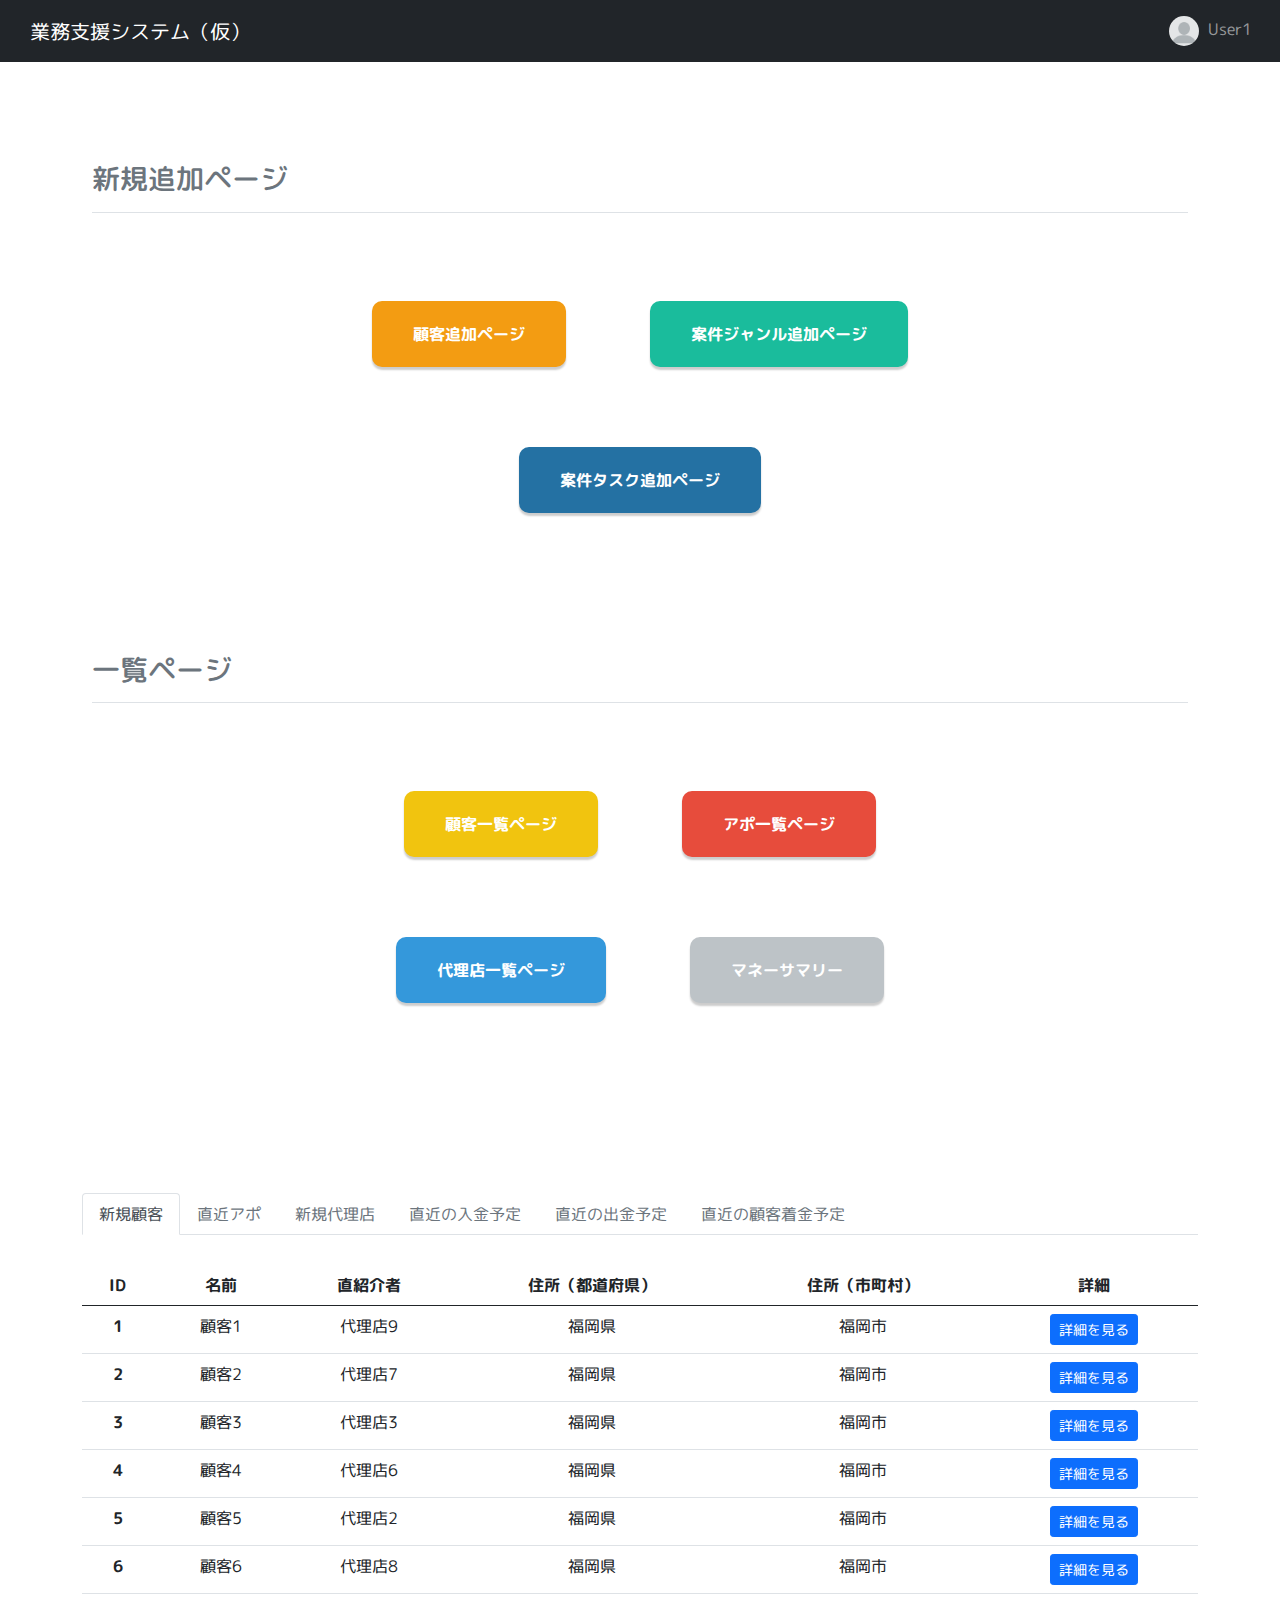
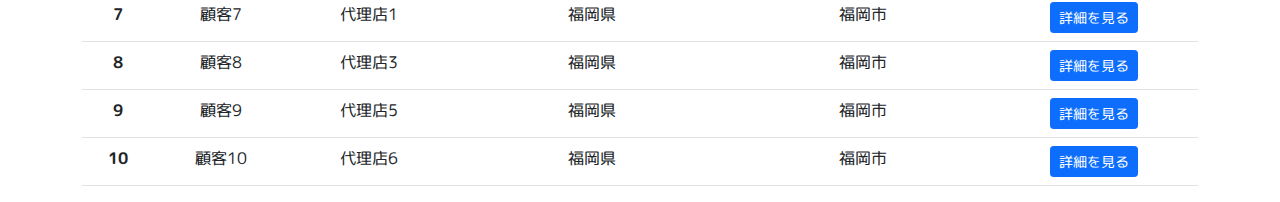
<file: index.html>
<!doctype html>
<html lang="ja">
  <head>
    <meta charset="utf-8">
    <meta name="viewport" content="width=device-width, initial-scale=1">
    <title>業務支援システム | 顧客一覧</title>
    <!-- css -->
      <link href="bootstrap_5.0.0/css/bootstrap.min.css" rel="stylesheet">
      <link href="css/main.css" rel="stylesheet">
      <link href="css/index.css" rel="stylesheet">
    <!-- google font -->
      <link rel="preconnect" href="https://fonts.gstatic.com">
      <!-- japanese -->
      <link href="https://fonts.googleapis.com/css2?family=M+PLUS+Rounded+1c:wght@300&display=swap" rel="stylesheet">
    <!-- jquery -->
      <script type="text/javascript" src="scripts/jquery.js"></script>
      <script type="text/javascript" src="scripts/tablesorter/jquery.tablesorter.js"></script>
  </head>
  <body>
    <header>
      <nav class="navbar navbar-expand-lg navbar-dark bg-dark">
        <a class="service-title navbar-brand font-weight-bold" href="#" id="test">業務支援システム（仮）</a>
        <div class="collapse navbar-collapse" id="navbarSupportedContent">
          <ul class="navbar-nav">
            <li class="login-user nav-item">
              <a class="nav-link" href="#">
                <img class="rounded-circle" src="img/default_icon.png" alt="ユーザーアイコン">
                <span>User1</span>
              </a>
            </li>
          </ul>
        </div>
      </nav>
    </header>
    <div class="contents">
      <div class="container">
        <div class="page-wrapper new-page-wrapper">
          <h3 class="border-bottom text-secondary pb-3 mb-5 ">新規追加ページ</h3>
          <div class="btn-wrapper">
            <a class="btn client-new more-rounded" href="client_new.html">顧客追加ページ</a>
            <a class="btn job-genre more-rounded" href="job_genre_new.html">案件ジャンル追加ページ</a>
            <a class="btn task more-rounded" href="task_new.html">案件タスク追加ページ</a>
          </div>
        </div>
        <div class="page-wrapper index-page-wrapper">
          <h3 class="border-bottom text-secondary pb-3 mb-5 ">一覧ページ</h3>
          <div class="btn-wrapper">
            <a class="btn client more-rounded" href="client_index.html">顧客一覧ページ</a>
            <a class="btn appointment more-rounded" href="appointment_index.html">アポ一覧ページ</a>
            <a class="btn agent more-rounded" href="agent_index.html">代理店一覧ページ</a>
            <a class="btn money-schedule more-rounded" href="money_schedule.html">マネーサマリー</a>
          </div>
        </div>
        <ul class="nav nav-tabs" id="myTab" role="tablist">
          <li class="nav-item" role="presentation">
            <a class="nav-link active" id="client-tab" data-bs-toggle="tab" href="#client" role="tab" aria-controls="client" aria-selected="true">新規顧客</a>
          </li>
          <li class="nav-item" role="presentation">
            <a class="nav-link" id="appointment-tab" data-bs-toggle="tab" href="#appointment" role="tab" aria-controls="appointment" aria-selected="false">直近アポ</a>
          </li>
          <li class="nav-item" role="presentation">
            <a class="nav-link" id="agent-tab" data-bs-toggle="tab" href="#agent" role="tab" aria-controls="agent" aria-selected="false">新規代理店</a>
          </li>
          <li class="nav-item" role="presentation">
            <a class="nav-link" id="income-tab" data-bs-toggle="tab" href="#income" role="tab" aria-controls="income" aria-selected="false">直近の入金予定</a>
          </li>
          <li class="nav-item" role="presentation">
            <a class="nav-link" id="outcome-tab" data-bs-toggle="tab" href="#outcome" role="tab" aria-controls="outcome" aria-selected="false">直近の出金予定</a>
          </li>
          <li class="nav-item" role="presentation">
            <a class="nav-link" id="client-income-tab" data-bs-toggle="tab" href="#client-income" role="tab" aria-controls="client-income" aria-selected="false">直近の顧客着金予定</a>
          </li>
        </ul>
        <div class="tab-content text-center" id="myTabContent">
          <div class="tab-pane fade" id="agent" role="tabpanel" aria-labelledby="agent-tab">
            <table class="table" id="agent-table">
              <thead>
                <tr>
                  <th scope="col">ID</th>
                  <th scope="col">名前</th>
                  <th scope="col">住所（都道府県）</th>
                  <th scope="col">住所（市町村）</th>
                  <th scope="col">詳細</th>
                </tr>
              </thead>
              <tbody>
                <tr>
                  <th scope="row">1</th>
                  <td>代理店1</td>
                  <td>福岡県</td>
                  <td>福岡市</td>
                  <td><a class="btn btn-primary btn-sm" href="agent_info.html">詳細を見る</a></td>
                </tr>
                <tr>
                  <th scope="row">2</th>
                  <td>代理店2</td>
                  <td>福岡県</td>
                  <td>福岡市</td>
                  <td><a class="btn btn-primary btn-sm" href="agent_info.html">詳細を見る</a></td>
                </tr>
                <tr>
                  <th scope="row">3</th>
                  <td>代理店3</td>
                  <td>福岡県</td>
                  <td>福岡市</td>
                  <td><a class="btn btn-primary btn-sm" href="agent_info.html">詳細を見る</a></td>
                </tr>
                <tr>
                  <th scope="row">4</th>
                  <td>代理店4</td>
                  <td>福岡県</td>
                  <td>福岡市</td>
                  <td><a class="btn btn-primary btn-sm" href="agent_info.html">詳細を見る</a></td>
                </tr>
                <tr>
                  <th scope="row">5</th>
                  <td>代理店5</td>
                  <td>福岡県</td>
                  <td>福岡市</td>
                  <td><a class="btn btn-primary btn-sm" href="agent_info.html">詳細を見る</a></td>
                </tr>
                <tr>
                  <th scope="row">6</th>
                  <td>代理店6</td>
                  <td>福岡県</td>
                  <td>福岡市</td>
                  <td><a class="btn btn-primary btn-sm" href="agent_info.html">詳細を見る</a></td>
                </tr>
                <tr>
                  <th scope="row">7</th>
                  <td>代理店7</td>
                  <td>福岡県</td>
                  <td>福岡市</td>
                  <td><a class="btn btn-primary btn-sm" href="agent_info.html">詳細を見る</a></td>
                </tr>
                <tr>
                  <th scope="row">8</th>
                  <td>代理店8</td>
                  <td>福岡県</td>
                  <td>福岡市</td>
                  <td><a class="btn btn-primary btn-sm" href="agent_info.html">詳細を見る</a></td>
                </tr>
                <tr>
                  <th scope="row">9</th>
                  <td>代理店9</td>
                  <td>福岡県</td>
                  <td>福岡市</td>
                  <td><a class="btn btn-primary btn-sm" href="agent_info.html">詳細を見る</a></td>
                </tr>
                <tr>
                  <th scope="row">10</th>
                  <td>代理店10</td>
                  <td>福岡県</td>
                  <td>福岡市</td>
                  <td><a class="btn btn-primary btn-sm" href="agent_info.html">詳細を見る</a></td>
                </tr>
              </tbody>
            </table>
          </div>
          <div class="tab-pane fade show active" id="client" role="tabpanel" aria-labelledby="client-tab">
            <table class="table" id="client-table">
              <thead>
                <tr>
                  <th scope="col">ID</th>
                  <th scope="col">名前</th>
                  <th scope="col">直紹介者</th>
                  <th scope="col">住所（都道府県）</th>
                  <th scope="col">住所（市町村）</th>
                  <th scope="col">詳細</th>
                </tr>
              </thead>
              <tbody>
                <tr>
                  <th scope="row">1</th>
                  <td>顧客1</td>
                  <td>代理店9</td>
                  <td>福岡県</td>
                  <td>福岡市</td>
                  <td><a class="btn btn-primary btn-sm" href="client_info.html">詳細を見る</a></td>
                </tr>
                <tr>
                  <th scope="row">2</th>
                  <td>顧客2</td>
                  <td>代理店7</td>
                  <td>福岡県</td>
                  <td>福岡市</td>
                  <td><a class="btn btn-primary btn-sm" href="client_info.html">詳細を見る</a></td>
                </tr>
                <tr>
                  <th scope="row">3</th>
                  <td>顧客3</td>
                  <td>代理店3</td>
                  <td>福岡県</td>
                  <td>福岡市</td>
                  <td><a class="btn btn-primary btn-sm" href="client_info.html">詳細を見る</a></td>
                </tr>
                <tr>
                  <th scope="row">4</th>
                  <td>顧客4</td>
                  <td>代理店6</td>
                  <td>福岡県</td>
                  <td>福岡市</td>
                  <td><a class="btn btn-primary btn-sm" href="client_info.html">詳細を見る</a></td>
                </tr>
                <tr>
                  <th scope="row">5</th>
                  <td>顧客5</td>

                  <td>代理店2</td>
                  <td>福岡県</td>
                  <td>福岡市</td>
                  <td><a class="btn btn-primary btn-sm" href="client_info.html">詳細を見る</a></td>
                </tr>
                <tr>
                  <th scope="row">6</th>
                  <td>顧客6</td>
                  <td>代理店8</td>
                  <td>福岡県</td>
                  <td>福岡市</td>
                  <td><a class="btn btn-primary btn-sm" href="client_info.html">詳細を見る</a></td>
                </tr>
                <tr>
                  <th scope="row">7</th>
                  <td>顧客7</td>
                  <td>代理店1</td>
                  <td>福岡県</td>
                  <td>福岡市</td>
                  <td><a class="btn btn-primary btn-sm" href="client_info.html">詳細を見る</a></td>
                </tr>
                <tr>
                  <th scope="row">8</th>
                  <td>顧客8</td>
                  <td>代理店3</td>
                  <td>福岡県</td>
                  <td>福岡市</td>
                  <td><a class="btn btn-primary btn-sm" href="client_info.html">詳細を見る</a></td>
                </tr>
                <tr>
                  <th scope="row">9</th>
                  <td>顧客9</td>
                  <td>代理店5</td>
                  <td>福岡県</td>
                  <td>福岡市</td>
                  <td><a class="btn btn-primary btn-sm" href="client_info.html">詳細を見る</a></td>
                </tr>
                <tr>
                  <th scope="row">10</th>
                  <td>顧客10</td>
                  <td>代理店6</td>
                  <td>福岡県</td>
                  <td>福岡市</td>
                  <td><a class="btn btn-primary btn-sm" href="client_info.html">詳細を見る</a></td>
                </tr>
              </tbody>
            </table>
          </div>
          <div class="tab-pane fade show" id="appointment" role="tabpanel" aria-labelledby="appointment-tab">
            <table class="table" id="appointment-table">
              <thead>
                <tr>
                  <th scope="col">日付</th>
                  <th scope="col">時間</th>
                  <th scope="col">状態</th>
                  <th scope="col">前日確認</th>
                  <th scope="col">場所</th>
                  <th scope="col">店舗</th>
                  <th scope="col">名前</th>
                  <th scope="col">年齢</th>
                  <th scope="col">顧客情報</th>
                </tr>
              </thead>
              <tbody>
                <tr>
                  <th scope="row">2021/03/01</th>
                  <td>11:00</td>
                  <td>確定</td>
                  <td>済</td>
                  <td>天神</td>
                  <td>スタバ</td>
                  <td>アポ たか子</td>
                  <td>30</td>
                  <td><a class="btn btn-primary btn-sm" href="client_detail.html">顧客詳細</a></td>
                </tr>
                <tr>
                  <th scope="row">2021/03/01</th>
                  <td>18:00</td>
                  <td>確定</td>
                  <td>済</td>
                  <td>天神</td>
                  <td>スタバ</td>
                  <td>アポ たえこ</td>
                  <td>50</td>
                  <td><a class="btn btn-primary btn-sm" href="client_detail.html">顧客詳細</a></td>
                </tr>
                <tr>
                  <th scope="row">2021/03/03</th>
                  <td>15:00</td>
                  <td>確定</td>
                  <td>済</td>
                  <td>天神</td>
                  <td>スタバ</td>
                  <td>アポ たか子</td>
                  <td>30</td>
                  <td><a class="btn btn-primary btn-sm" href="client_detail.html">顧客詳細</a></td>
                </tr>
                <tr>
                  <th scope="row">2021/03/03</th>
                  <td>11:00</td>
                  <td>調整中</td>
                  <td>未</td>
                  <td>天神</td>
                  <td>ロッテリア</td>
                  <td>アポ ふみこ</td>
                  <td>40</td>
                  <td><a class="btn btn-primary btn-sm" href="client_detail.html">顧客詳細</a></td>
                </tr>
                <tr>
                  <th scope="row">2021/03/13</th>
                  <td>11:00</td>
                  <td>調整予定</td>
                  <td>未</td>
                  <td>天神</td>
                  <td>ロッテリア</td>
                  <td>アポ ふみこ</td>
                  <td>40</td>
                  <td><a class="btn btn-primary btn-sm" href="client_detail.html">顧客詳細</a></td>
                </tr>
              </tbody>
            </table>
          </div>
          <div class="tab-pane fade show" id="income" role="tabpanel" aria-labelledby="income-tab">
            <table class="table" id="income-table">
              <thead>
                <tr>
                  <th scope="col">入金予定日</th>
                  <th scope="col">顧客名</th>
                  <th scope="col">直紹介者</th>
                  <th scope="col">案件ジャンル</th>
                  <th scope="col">詳細確認</th>
                </tr>
              </thead>
              <tbody>
                <tr>
                  <th scope="row">2021/04/10</th>
                  <td>顧客1</td>
                  <td>代理店9</td>
                  <td>緊急小口資金</td>
                  <td><a class="btn btn-primary btn-sm" href="client_info.html">詳細を見る</a></td>
                </tr>
                <tr>
                  <th scope="row">2021/04/21</th>
                  <td>顧客2</td>
                  <td>代理店7</td>
                  <td>総合支援資金</td>
                  <td><a class="btn btn-primary btn-sm" href="client_info.html">詳細を見る</a></td>
                </tr>
                <tr>
                  <th scope="row">2021/05/01</th>
                  <td>顧客3</td>
                  <td>代理店3</td>
                  <td>家賃支援給付金</td>
                  <td><a class="btn btn-primary btn-sm" href="client_info.html">詳細を見る</a></td>
                </tr>
                <tr>
                  <th scope="row">2021/05/11</th>
                  <td>顧客4</td>
                  <td>代理店6</td>
                  <td>緊急小口資金</td>
                  <td><a class="btn btn-primary btn-sm" href="client_info.html">詳細を見る</a></td>
                </tr>
                <tr>
                  <th scope="row">2021/05/21</th>
                  <td>顧客5</td>
                  <td>代理店2</td>
                  <td>総合支援資金</td>
                  <td><a class="btn btn-primary btn-sm" href="client_info.html">詳細を見る</a></td>
                </tr>
                <tr>
                  <th scope="row">2021/05/30</th>
                  <td>顧客6</td>
                  <td>代理店8</td>
                  <td>緊急小口資金</td>
                  <td><a class="btn btn-primary btn-sm" href="client_info.html">詳細を見る</a></td>
                </tr>
                <tr>
                  <th scope="row">2021/07/31</th>
                  <td>顧客7</td>
                  <td>代理店1</td>
                  <td>緊急小口資金</td>
                  <td><a class="btn btn-primary btn-sm" href="client_info.html">詳細を見る</a></td>
                </tr>
                <tr>
                  <th scope="row">2021/08/11</th>
                  <td>顧客8</td>
                  <td>代理店3</td>
                  <td>総合支援資金</td>
                  <td><a class="btn btn-primary btn-sm" href="client_info.html">詳細を見る</a></td>
                </tr>
                <tr>
                  <th scope="row">2021/08/31</th>
                  <td>顧客9</td>
                  <td>代理店5</td>
                  <td>家賃支援給付金</td>
                  <td><a class="btn btn-primary btn-sm" href="client_info.html">詳細を見る</a></td>
                </tr>
                <tr>
                  <th scope="row">2021/09/10</th>
                  <td>顧客10</td>
                  <td>代理店6</td>
                  <td>総合支援資金</td>
                  <td><a class="btn btn-primary btn-sm" href="client_info.html">詳細を見る</a></td>
                </tr>
              </tbody>
            </table>
          </div>
          <div class="tab-pane fade show" id="outcome" role="tabpanel" aria-labelledby="outcome-tab">
            <table class="table" id="outcome-table">
              <thead>
                <tr>
                  <th scope="col">出金予定日</th>
                  <th scope="col">顧客名</th>
                  <th scope="col">直紹介者</th>
                  <th scope="col">案件ジャンル</th>
                  <th scope="col">詳細確認</th>
                </tr>
              </thead>
              <tbody>
                <tr>
                  <th scope="row">2021/04/10</th>
                  <td>顧客1</td>
                  <td>代理店9</td>
                  <td>緊急小口資金</td>
                  <td><a class="btn btn-primary btn-sm" href="client_info.html">詳細を見る</a></td>
                </tr>
                <tr>
                  <th scope="row">2021/04/21</th>
                  <td>顧客2</td>
                  <td>代理店7</td>
                  <td>総合支援資金</td>
                  <td><a class="btn btn-primary btn-sm" href="client_info.html">詳細を見る</a></td>
                </tr>
                <tr>
                  <th scope="row">2021/05/01</th>
                  <td>顧客3</td>
                  <td>代理店3</td>
                  <td>家賃支援給付金</td>
                  <td><a class="btn btn-primary btn-sm" href="client_info.html">詳細を見る</a></td>
                </tr>
                <tr>
                  <th scope="row">2021/05/11</th>
                  <td>顧客4</td>
                  <td>代理店6</td>
                  <td>緊急小口資金</td>
                  <td><a class="btn btn-primary btn-sm" href="client_info.html">詳細を見る</a></td>
                </tr>
                <tr>
                  <th scope="row">2021/05/21</th>
                  <td>顧客5</td>
                  <td>代理店2</td>
                  <td>総合支援資金</td>
                  <td><a class="btn btn-primary btn-sm" href="client_info.html">詳細を見る</a></td>
                </tr>
                <tr>
                  <th scope="row">2021/05/30</th>
                  <td>顧客6</td>
                  <td>代理店8</td>
                  <td>緊急小口資金</td>
                  <td><a class="btn btn-primary btn-sm" href="client_info.html">詳細を見る</a></td>
                </tr>
                <tr>
                  <th scope="row">2021/07/31</th>
                  <td>顧客7</td>
                  <td>代理店1</td>
                  <td>緊急小口資金</td>
                  <td><a class="btn btn-primary btn-sm" href="client_info.html">詳細を見る</a></td>
                </tr>
                <tr>
                  <th scope="row">2021/08/11</th>
                  <td>顧客8</td>
                  <td>代理店3</td>
                  <td>総合支援資金</td>
                  <td><a class="btn btn-primary btn-sm" href="client_info.html">詳細を見る</a></td>
                </tr>
                <tr>
                  <th scope="row">2021/08/31</th>
                  <td>顧客9</td>
                  <td>代理店5</td>
                  <td>家賃支援給付金</td>
                  <td><a class="btn btn-primary btn-sm" href="client_info.html">詳細を見る</a></td>
                </tr>
                <tr>
                  <th scope="row">2021/09/10</th>
                  <td>顧客10</td>
                  <td>代理店6</td>
                  <td>総合支援資金</td>
                  <td><a class="btn btn-primary btn-sm" href="client_info.html">詳細を見る</a></td>
                </tr>
              </tbody>
            </table>
          </div>
          <div class="tab-pane fade show" id="client-income" role="tabpanel" aria-labelledby="client-income-tab">
            <table class="table" id="client-income-table">
              <thead>
                <tr>
                  <th scope="col">着金予定日</th>
                  <th scope="col">顧客名</th>
                  <th scope="col">直紹介者</th>
                  <th scope="col">案件ジャンル</th>
                  <th scope="col">詳細確認</th>
                </tr>
              </thead>
              <tbody>
                <tr>
                  <th scope="row">2021/04/10</th>
                  <td>顧客1</td>
                  <td>代理店9</td>
                  <td>緊急小口資金</td>
                  <td><a class="btn btn-primary btn-sm" href="client_info.html">詳細を見る</a></td>
                </tr>
                <tr>
                  <th scope="row">2021/04/21</th>
                  <td>顧客2</td>
                  <td>代理店7</td>
                  <td>総合支援資金</td>
                  <td><a class="btn btn-primary btn-sm" href="client_info.html">詳細を見る</a></td>
                </tr>
                <tr>
                  <th scope="row">2021/05/01</th>
                  <td>顧客3</td>
                  <td>代理店3</td>
                  <td>家賃支援給付金</td>
                  <td><a class="btn btn-primary btn-sm" href="client_info.html">詳細を見る</a></td>
                </tr>
                <tr>
                  <th scope="row">2021/05/11</th>
                  <td>顧客4</td>
                  <td>代理店6</td>
                  <td>緊急小口資金</td>
                  <td><a class="btn btn-primary btn-sm" href="client_info.html">詳細を見る</a></td>
                </tr>
                <tr>
                  <th scope="row">2021/05/21</th>
                  <td>顧客5</td>
                  <td>代理店2</td>
                  <td>総合支援資金</td>
                  <td><a class="btn btn-primary btn-sm" href="client_info.html">詳細を見る</a></td>
                </tr>
                <tr>
                  <th scope="row">2021/05/30</th>
                  <td>顧客6</td>
                  <td>代理店8</td>
                  <td>緊急小口資金</td>
                  <td><a class="btn btn-primary btn-sm" href="client_info.html">詳細を見る</a></td>
                </tr>
                <tr>
                  <th scope="row">2021/07/31</th>
                  <td>顧客7</td>
                  <td>代理店1</td>
                  <td>緊急小口資金</td>
                  <td><a class="btn btn-primary btn-sm" href="client_info.html">詳細を見る</a></td>
                </tr>
                <tr>
                  <th scope="row">2021/08/11</th>
                  <td>顧客8</td>
                  <td>代理店3</td>
                  <td>総合支援資金</td>
                  <td><a class="btn btn-primary btn-sm" href="client_info.html">詳細を見る</a></td>
                </tr>
                <tr>
                  <th scope="row">2021/08/31</th>
                  <td>顧客9</td>
                  <td>代理店5</td>
                  <td>家賃支援給付金</td>
                  <td><a class="btn btn-primary btn-sm" href="client_info.html">詳細を見る</a></td>
                </tr>
                <tr>
                  <th scope="row">2021/09/10</th>
                  <td>顧客10</td>
                  <td>代理店6</td>
                  <td>総合支援資金</td>
                  <td><a class="btn btn-primary btn-sm" href="client_info.html">詳細を見る</a></td>
                </tr>
              </tbody>
            </table>
          </div>
        </div>
      </div>
    </div>
    <script src="bootstrap_5.0.0/js/bootstrap.min.js"></script>
    <script>
      $(document).ready(function() {
        $('#agent-table').tablesorter();
        $('#client-table').tablesorter();
        $('#pre-client-table').tablesorter();
        $('#appointment-table').tablesorter();
        $('#income-table').tablesorter();
        $('#outcome-table').tablesorter();
        $('#client-income-table').tablesorter();
      });
    </script>
  </body>
</html>
</file>
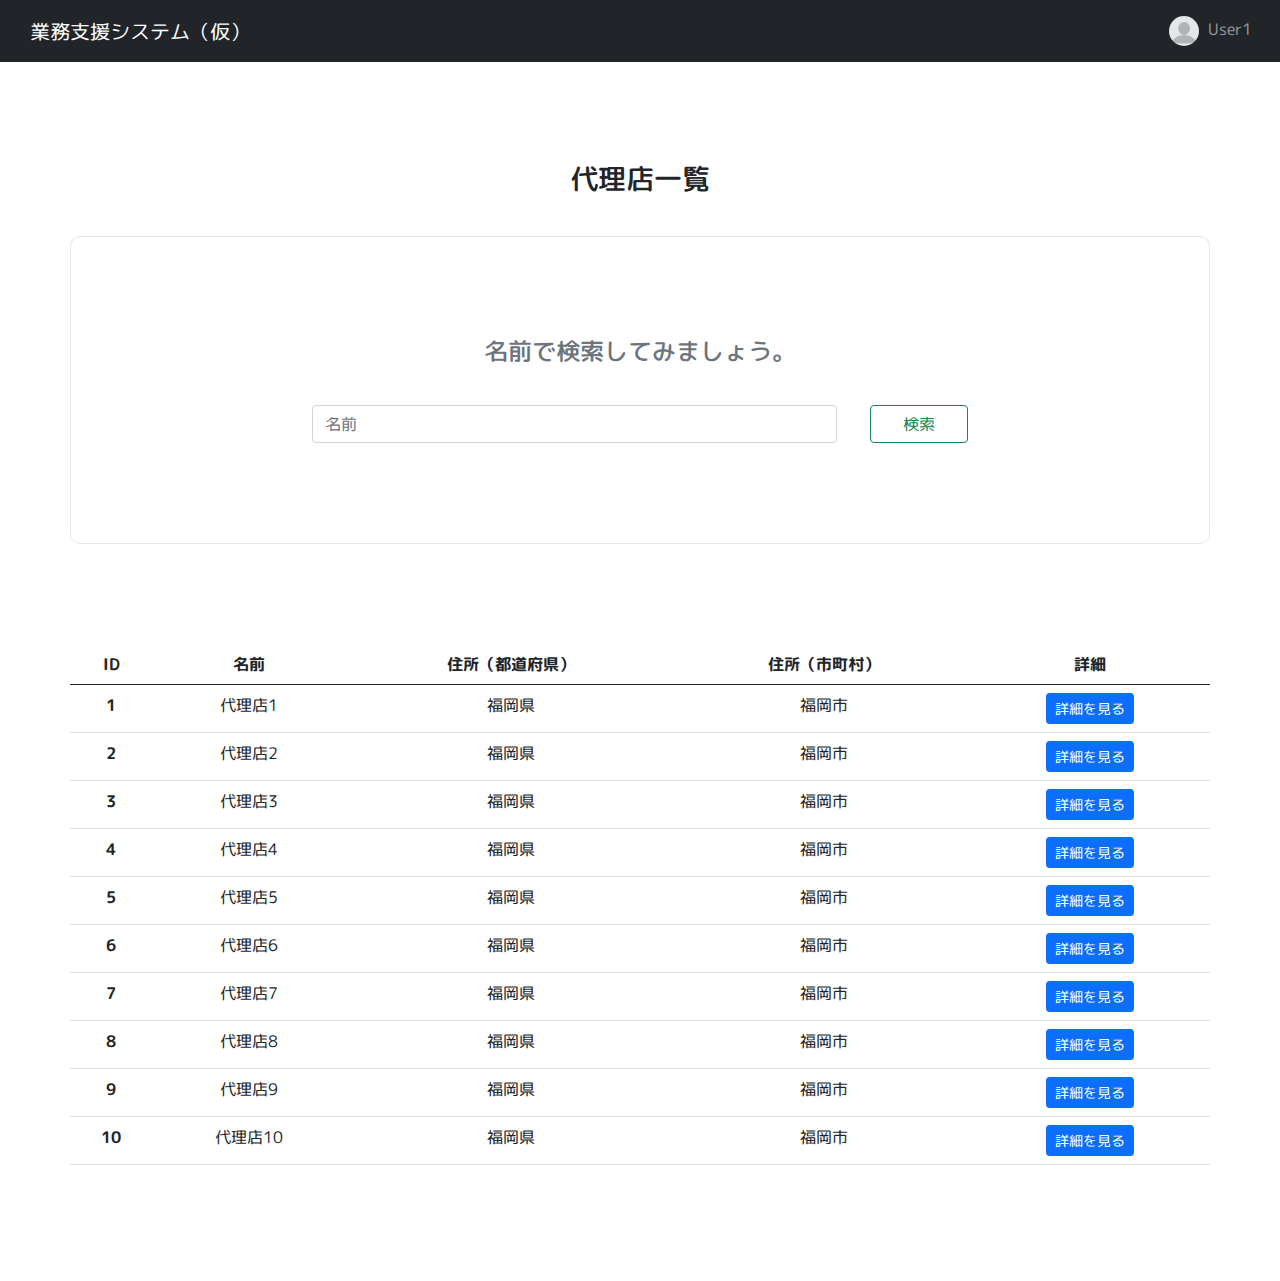
<file: agent_index.html>
<!doctype html>
<html lang="ja">
  <head>
    <meta charset="utf-8">
    <meta name="viewport" content="width=device-width, initial-scale=1">
    <title>業務支援システム | </title>
    <!-- css -->
      <link href="bootstrap_5.0.0/css/bootstrap.min.css" rel="stylesheet">
      <link href="css/main.css" rel="stylesheet">
      <link href="css/agent_index.css" rel="stylesheet">
    <!-- google font -->
      <link rel="preconnect" href="https://fonts.gstatic.com">
      <link href="https://fonts.googleapis.com/css2?family=M+PLUS+Rounded+1c:wght@300&display=swap" rel="stylesheet">
    <!-- jquery -->
      <script type="text/javascript" src="scripts/jquery.js"></script>
      <script type="text/javascript" src="scripts/tablesorter/jquery.tablesorter.js"></script>
  </head>
  <body>
    <header>
      <nav class="navbar navbar-expand-lg navbar-dark bg-dark">
        <a class="service-title navbar-brand font-weight-bold" href="index.html">業務支援システム（仮）</a>
        <div class="collapse navbar-collapse" id="navbarSupportedContent">
          <ul class="navbar-nav">
            <li class="login-user nav-item">
              <a class="nav-link" href="#">
                <img class="rounded-circle" src="img/default_icon.png" alt="ユーザーアイコン">
                <span>User1</span>
              </a>
            </li>
          </ul>
        </div>
      </nav>
    </header>
    <div class="contents">
      <div class="container index-container">
        <h3 class="text-center index-title">代理店一覧</h3>
        <div class="index-sort-wrapper">
          <h4 class="text-center">名前で検索してみましょう。</h4>
          <form class="form-inline my-2 my-lg-0">
            <input class="form-control mr-sm-2" type="search" placeholder="名前" aria-label="Search">
            <button class="btn btn-outline-success my-2 my-sm-0" type="submit">検索</button>
          </form>
        </div>
        <table class="table" id="agent-table">
          <thead>
            <tr>
              <th scope="col">ID</th>
              <th scope="col">名前</th>
              <th scope="col">住所（都道府県）</th>
              <th scope="col">住所（市町村）</th>
              <th scope="col">詳細</th>
            </tr>
          </thead>
          <tbody>
            <tr>
              <th scope="row">1</th>
              <td>代理店1</td>
              <td>福岡県</td>
              <td>福岡市</td>
              <td><a class="btn btn-primary btn-sm" href="agent_info.html">詳細を見る</a></td>
            </tr>
            <tr>
              <th scope="row">2</th>
              <td>代理店2</td>
              <td>福岡県</td>
              <td>福岡市</td>
              <td><a class="btn btn-primary btn-sm" href="agent_info.html">詳細を見る</a></td>
            </tr>
            <tr>
              <th scope="row">3</th>
              <td>代理店3</td>
              <td>福岡県</td>
              <td>福岡市</td>
              <td><a class="btn btn-primary btn-sm" href="agent_info.html">詳細を見る</a></td>
            </tr>
            <tr>
              <th scope="row">4</th>
              <td>代理店4</td>
              <td>福岡県</td>
              <td>福岡市</td>
              <td><a class="btn btn-primary btn-sm" href="agent_info.html">詳細を見る</a></td>
            </tr>
            <tr>
              <th scope="row">5</th>
              <td>代理店5</td>
              <td>福岡県</td>
              <td>福岡市</td>
              <td><a class="btn btn-primary btn-sm" href="agent_info.html">詳細を見る</a></td>
            </tr>
            <tr>
              <th scope="row">6</th>
              <td>代理店6</td>
              <td>福岡県</td>
              <td>福岡市</td>
              <td><a class="btn btn-primary btn-sm" href="agent_info.html">詳細を見る</a></td>
            </tr>
            <tr>
              <th scope="row">7</th>
              <td>代理店7</td>
              <td>福岡県</td>
              <td>福岡市</td>
              <td><a class="btn btn-primary btn-sm" href="agent_info.html">詳細を見る</a></td>
            </tr>
            <tr>
              <th scope="row">8</th>
              <td>代理店8</td>
              <td>福岡県</td>
              <td>福岡市</td>
              <td><a class="btn btn-primary btn-sm" href="agent_info.html">詳細を見る</a></td>
            </tr>
            <tr>
              <th scope="row">9</th>
              <td>代理店9</td>
              <td>福岡県</td>
              <td>福岡市</td>
              <td><a class="btn btn-primary btn-sm" href="agent_info.html">詳細を見る</a></td>
            </tr>
            <tr>
              <th scope="row">10</th>
              <td>代理店10</td>
              <td>福岡県</td>
              <td>福岡市</td>
              <td><a class="btn btn-primary btn-sm" href="agent_info.html">詳細を見る</a></td>
            </tr>
          </tbody>
        </table>
      </div>
    </div>
    <script src="bootstrap_5.0.0/js/bootstrap.min.js"></script>
    <script>
      $(document).ready(function() {
        $('#agent-table').tablesorter();
      });
    </script>
  </body>
</html>
</file>
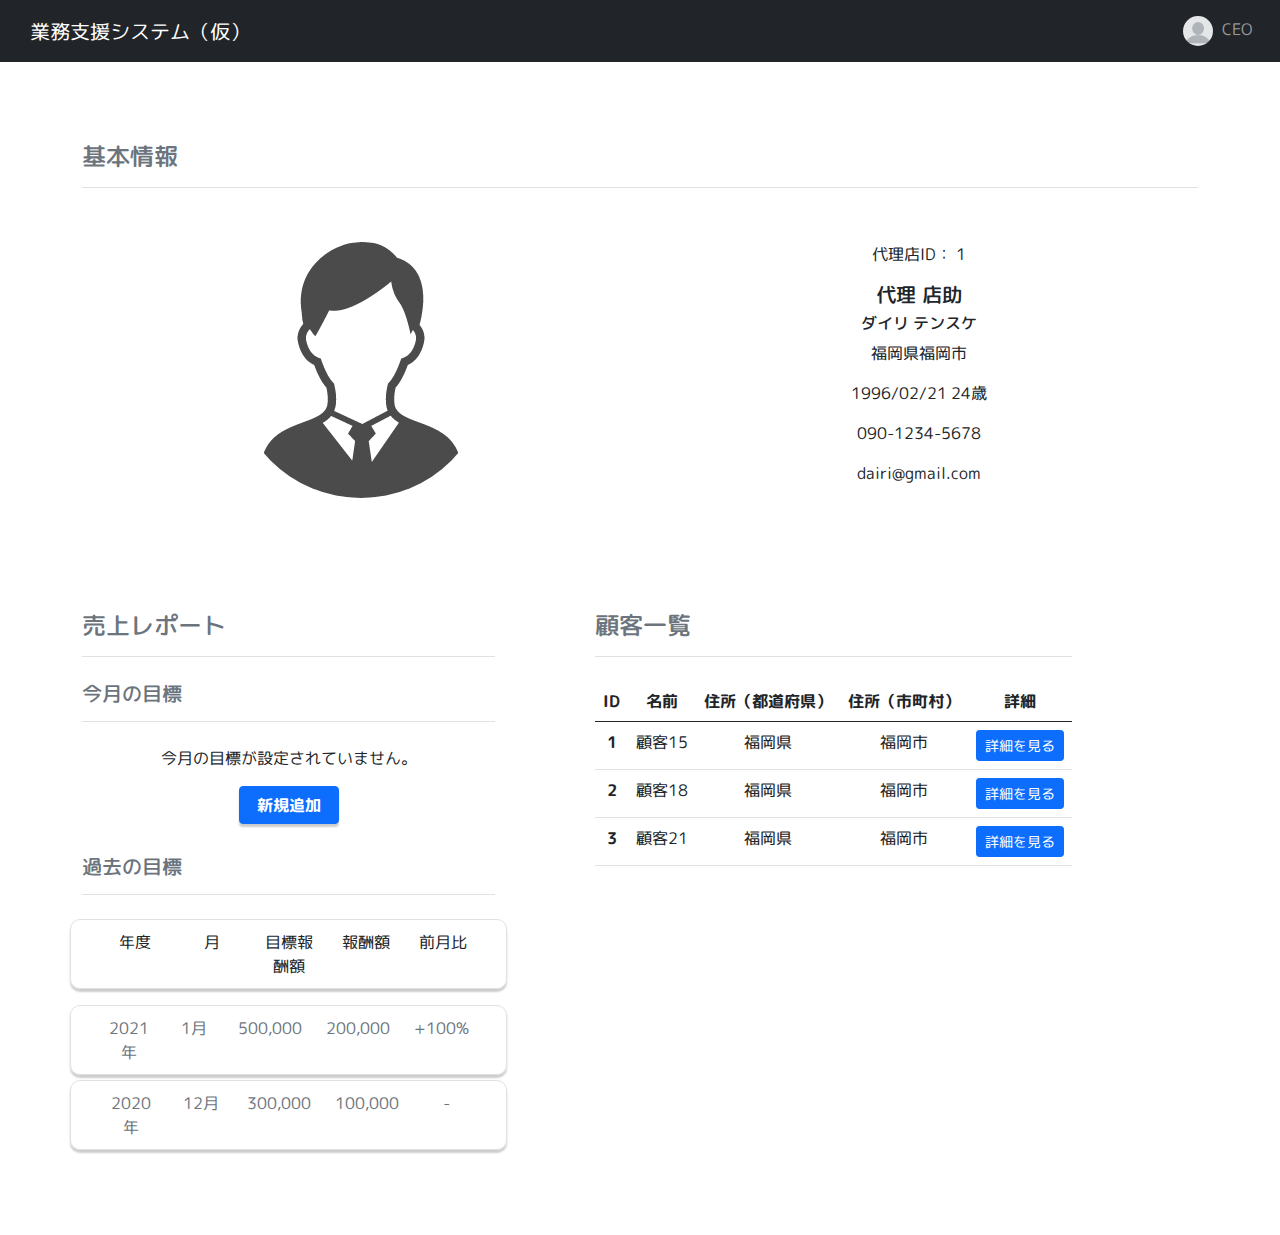
<file: agent_info.html>
<!doctype html>
<html lang="ja">
  <head>
    <meta charset="utf-8">
    <meta name="viewport" content="width=device-width, initial-scale=1">
    <title>業務支援システム | 代理店情報</title>
    <!-- css -->
      <link href="bootstrap_5.0.0/css/bootstrap.min.css" rel="stylesheet">
      <link href="css/main.css" rel="stylesheet">
      <link href="css/agent_info.css" rel="stylesheet">
    <!-- google font -->
      <link rel="preconnect" href="https://fonts.gstatic.com">
      <link href="https://fonts.googleapis.com/css2?family=M+PLUS+Rounded+1c:wght@300&display=swap" rel="stylesheet">
    <!-- jquery -->
      <script type="text/javascript" src="scripts/jquery.js"></script>
      <script type="text/javascript" src="scripts/tablesorter/jquery.tablesorter.js"></script>
  </head>
  <body>
    <header>
      <nav class="navbar navbar-expand-lg navbar-dark bg-dark">
        <a class="service-title navbar-brand font-weight-bold" href="index.html">業務支援システム（仮）</a>
        <div class="collapse navbar-collapse" id="navbarSupportedContent">
          <ul class="navbar-nav">
            <li class="login-user nav-item">
              <a class="nav-link" href="#">
                <img class="rounded-circle" src="img/default_icon.png" alt="ユーザーアイコン">
                <span>CEO</span>
              </a>
            </li>
          </ul>
        </div>
      </nav>
    </header>
    <div class="contents">
      <div class="content">
        <div class="container">
          <h4 class="border-bottom pb-3 mb-4 text-secondary">基本情報</h4>
          <div class="personal-info-wrapper">
            <div class="half-wrapper left-wrapper">
              <img class="rounded-circle" src="img/sex/male.png" alt="男性アイコン">
            </div>
            <div class="half-wrapper right-wrapper">
              <p class="client-id">代理店ID： 1</p>
                <div class="name-wrapper">
                  <h5>代理 店助</h5>
                  <h6>ダイリ テンスケ</h6>
                </div>
                <p>福岡県福岡市</p>
                <p>1996/02/21 24歳</p>
                <p>090-1234-5678</p>
                <p>dairi@gmail.com</p>
            </div>
          </div>
        </div>
      </div>
      <div class="half-contents container">
        <div class="left-content">
          <div class="container">
            <h4 class="border-bottom pb-3 mb-4 text-secondary">売上レポート</h4>
            <div class="left-content-wrapper sales-info-wrapper">
              <div class="goal-wrapper">
                <h5 class="border-bottom pb-3 mb-4 text-secondary">今月の目標</h5>
                <div class="summary-table">
                  <div class="row text-center">
                    <div class="col">累計報酬合計</div>
                    <div class="col">当月報酬合計</div>
                    <div class="col">当月の目標</div>
                    <div class="col">目標との差異</div>
                  </div>
                  <div class="row text-center">
                    <div class="col">500,000</div>
                    <div class="col">200,000</div>
                    <div class="col">300,000</div>
                    <div class="col">-100,000</div>
                  </div>
                </div>
                <div class="board-table">
                  <div class="board-header-row row">
                    <div class="col">案件ジャンル</div>
                    <div class="col">件数</div>
                    <div class="col">売上</div>
                    <div class="col">報酬</div>
                  </div>
                  <div class="board-row row" href="#">
                    <div class="col">緊急小口資金</div>
                    <div class="col">5</div>
                    <div class="col">700,000</div>
                    <div class="col">350,000</div>
                  </div>
                </div>
                <div class="btn-wrapper edit">
                  <a class="btn edit-btn" href="#">編集</a>
                </div>
                <div class="new">
                  <p>今月の目標が設定されていません。</p>
                  <div class="btn-wrapper">
                    <a class="btn btn-primary" href="#">新規追加</a>
                  </div>
                </div>
              </div>
              <div class="goals-table-wrapper">
                <h5 class="border-bottom pb-3 mb-4 text-secondary">過去の目標</h5>
                <div class="board-table">
                  <div class="board-header-row row">
                    <div class="col">年度</div>
                    <div class="col">月</div>
                    <div class="col">目標報酬額</div>
                    <div class="col">報酬額</div>
                    <div class="col">前月比</div>
                  </div>
                  <a class="board-row row" href="#">
                    <div class="col">2021年</div>
                    <div class="col">1月</div>
                    <div class="col">500,000</div>
                    <div class="col">200,000</div>
                    <div class="col">+100%</div>
                  </a>
                  <a class="board-row row" href="#">
                    <div class="col">2020年</div>
                    <div class="col">12月</div>
                    <div class="col">300,000</div>
                    <div class="col">100,000</div>
                    <div class="col">-</div>
                  </a>
                </div>
              </div>
            </div>
          </div>
        </div>
        <div class="right-content">
          <div class="container">
            <div class="right-content-wrapper clients-wrapper">
              <h4 class="border-bottom pb-3 mb-4 text-secondary">顧客一覧</h4>
              <table class="table" id="client-table">
                <thead>
                  <tr>
                    <th scope="col">ID</th>
                    <th scope="col">名前</th>
                    <th scope="col">住所（都道府県）</th>
                    <th scope="col">住所（市町村）</th>
                    <th scope="col">詳細</th>
                  </tr>
                </thead>
                <tbody>
                  <tr>
                    <th scope="row">1</th>
                    <td>顧客15</td>
                    <td>福岡県</td>
                    <td>福岡市</td>
                    <td><a class="btn btn-primary btn-sm" href="client_info.html">詳細を見る</a></td>
                  </tr>
                  <tr>
                    <th scope="row">2</th>
                    <td>顧客18</td>
                    <td>福岡県</td>
                    <td>福岡市</td>
                    <td><a class="btn btn-primary btn-sm" href="client_info.html">詳細を見る</a></td>
                  </tr>
                  <tr>
                    <th scope="row">3</th>
                    <td>顧客21</td>
                    <td>福岡県</td>
                    <td>福岡市</td>
                    <td><a class="btn btn-primary btn-sm" href="client_info.html">詳細を見る</a></td>
                  </tr>
                </tbody>
              </table>
            </div>
          </div>
        </div>
      </div>
    </div>
    <script src="bootstrap_5.0.0/js/bootstrap.min.js"></script>
    <script>
      $(document).ready(function() {
        $('#client-table').tablesorter();
      });
    </script>
  </body>
</html>
</file>
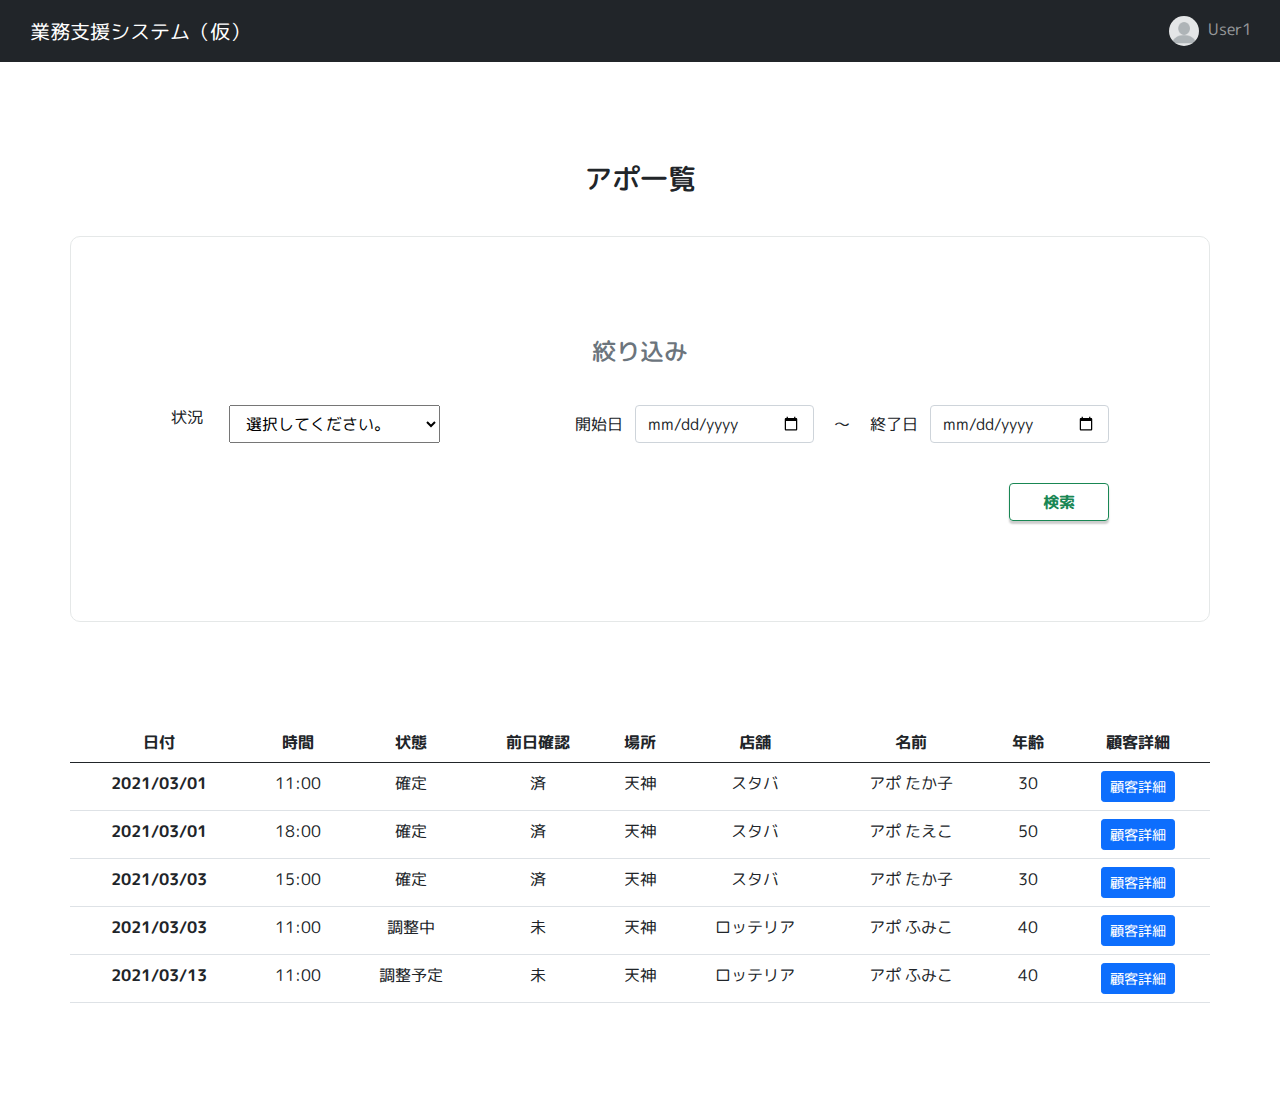
<file: appointment_index.html>
<!doctype html>
<html lang="ja">
  <head>
    <meta charset="utf-8">
    <meta name="viewport" content="width=device-width, initial-scale=1">
    <title>業務支援システム | </title>
    <!-- css -->
      <link href="bootstrap_5.0.0/css/bootstrap.min.css" rel="stylesheet">
      <link href="css/main.css" rel="stylesheet">
      <link href="css/appointment_index.css" rel="stylesheet">
    <!-- google font -->
      <link rel="preconnect" href="https://fonts.gstatic.com">
      <link href="https://fonts.googleapis.com/css2?family=M+PLUS+Rounded+1c:wght@300&display=swap" rel="stylesheet">
    <!-- jquery -->
      <script type="text/javascript" src="scripts/jquery.js"></script>
      <script type="text/javascript" src="scripts/tablesorter/jquery.tablesorter.js"></script>
  </head>
  <body>
    <header>
      <nav class="navbar navbar-expand-lg navbar-dark bg-dark">
        <a class="service-title navbar-brand font-weight-bold" href="index.html">業務支援システム（仮）</a>
        <div class="collapse navbar-collapse" id="navbarSupportedContent">
          <ul class="navbar-nav">
            <li class="login-user nav-item">
              <a class="nav-link" href="#">
                <img class="rounded-circle" src="img/default_icon.png" alt="ユーザーアイコン">
                <span>User1</span>
              </a>
            </li>
          </ul>
        </div>
      </nav>
    </header>
    <div class="contents">
      <div class="container index-container">
        <h3 class="text-center index-title">アポ一覧</h3>
        <div class="index-sort-wrapper">
          <h4 class="text-center">絞り込み</h4>
          <form class="form-inline my-2 my-lg-0">
            <div class="input-wrapper">
              <div class="row status">
                <label for="exampleSelect1" class="col-3">状況</label>
                <select class="col-9" id="exampleSelect1">
                  <option>選択してください。</option>
                  <option>確定</option>
                  <option>調整中</option>
                  <option>調整済み</option>
                  <option>済</option>
                </select>
              </div>
              <div class="form-group row date">
                <div class="select-wrapper start-select-wrapper">
                  <label for="example-date-input" class="col-3 col-form-label">開始日</label>
                  <div class="col-9">
                    <input class="form-control" type="date" id="example-date-input">
                  </div>
                </div>
                <div class="center-part-wrapper">
                  <div class="center-part">〜</div>
                </div>
                <div class="select-wrapper end-select-wrapper">
                  <label for="example-date-input" class="col-3 col-form-label">終了日</label>
                  <div class="col-9">
                    <input class="form-control" type="date" id="example-date-input">
                  </div>
                </div>
              </div>
            </div>
            <div class="btn-wrapper">
              <button class="btn btn-outline-success my-2 my-sm-0" type="submit">検索</button>
            </div>
          </form>
        </div>
        <table class="table" id="appointment-table">
          <thead>
            <tr>
              <th scope="col">日付</th>
              <th scope="col">時間</th>
              <th scope="col">状態</th>
              <th scope="col">前日確認</th>
              <th scope="col">場所</th>
              <th scope="col">店舗</th>
              <th scope="col">名前</th>
              <th scope="col">年齢</th>
              <th scope="col">顧客詳細</th>
            </tr>
          </thead>
          <tbody>
            <tr>
              <th scope="row">2021/03/01</th>
              <td>11:00</td>
              <td>確定</td>
              <td>済</td>
              <td>天神</td>
              <td>スタバ</td>
              <td>アポ たか子</td>
              <td>30</td>
              <td><a class="btn btn-primary btn-sm" href="client_detail.html">顧客詳細</a></td>
            </tr>
            <tr>
              <th scope="row">2021/03/01</th>
              <td>18:00</td>
              <td>確定</td>
              <td>済</td>
              <td>天神</td>
              <td>スタバ</td>
              <td>アポ たえこ</td>
              <td>50</td>
              <td><a class="btn btn-primary btn-sm" href="client_detail.html">顧客詳細</a></td>
            </tr>
            <tr>
              <th scope="row">2021/03/03</th>
              <td>15:00</td>
              <td>確定</td>
              <td>済</td>
              <td>天神</td>
              <td>スタバ</td>
              <td>アポ たか子</td>
              <td>30</td>
              <td><a class="btn btn-primary btn-sm" href="client_detail.html">顧客詳細</a></td>
            </tr>
            <tr>
              <th scope="row">2021/03/03</th>
              <td>11:00</td>
              <td>調整中</td>
              <td>未</td>
              <td>天神</td>
              <td>ロッテリア</td>
              <td>アポ ふみこ</td>
              <td>40</td>
              <td><a class="btn btn-primary btn-sm" href="client_detail.html">顧客詳細</a></td>
            </tr>
            <tr>
              <th scope="row">2021/03/13</th>
              <td>11:00</td>
              <td>調整予定</td>
              <td>未</td>
              <td>天神</td>
              <td>ロッテリア</td>
              <td>アポ ふみこ</td>
              <td>40</td>
              <td><a class="btn btn-primary btn-sm" href="client_detail.html">顧客詳細</a></td>
            </tr>
          </tbody>
        </table>
      </div>
    </div>
    <script src="bootstrap_5.0.0/js/bootstrap.min.js"></script>
    <script>
      $(document).ready(function() {
        $('#appointment-table').tablesorter();
      });
    </script>
  </body>
</html>
</file>
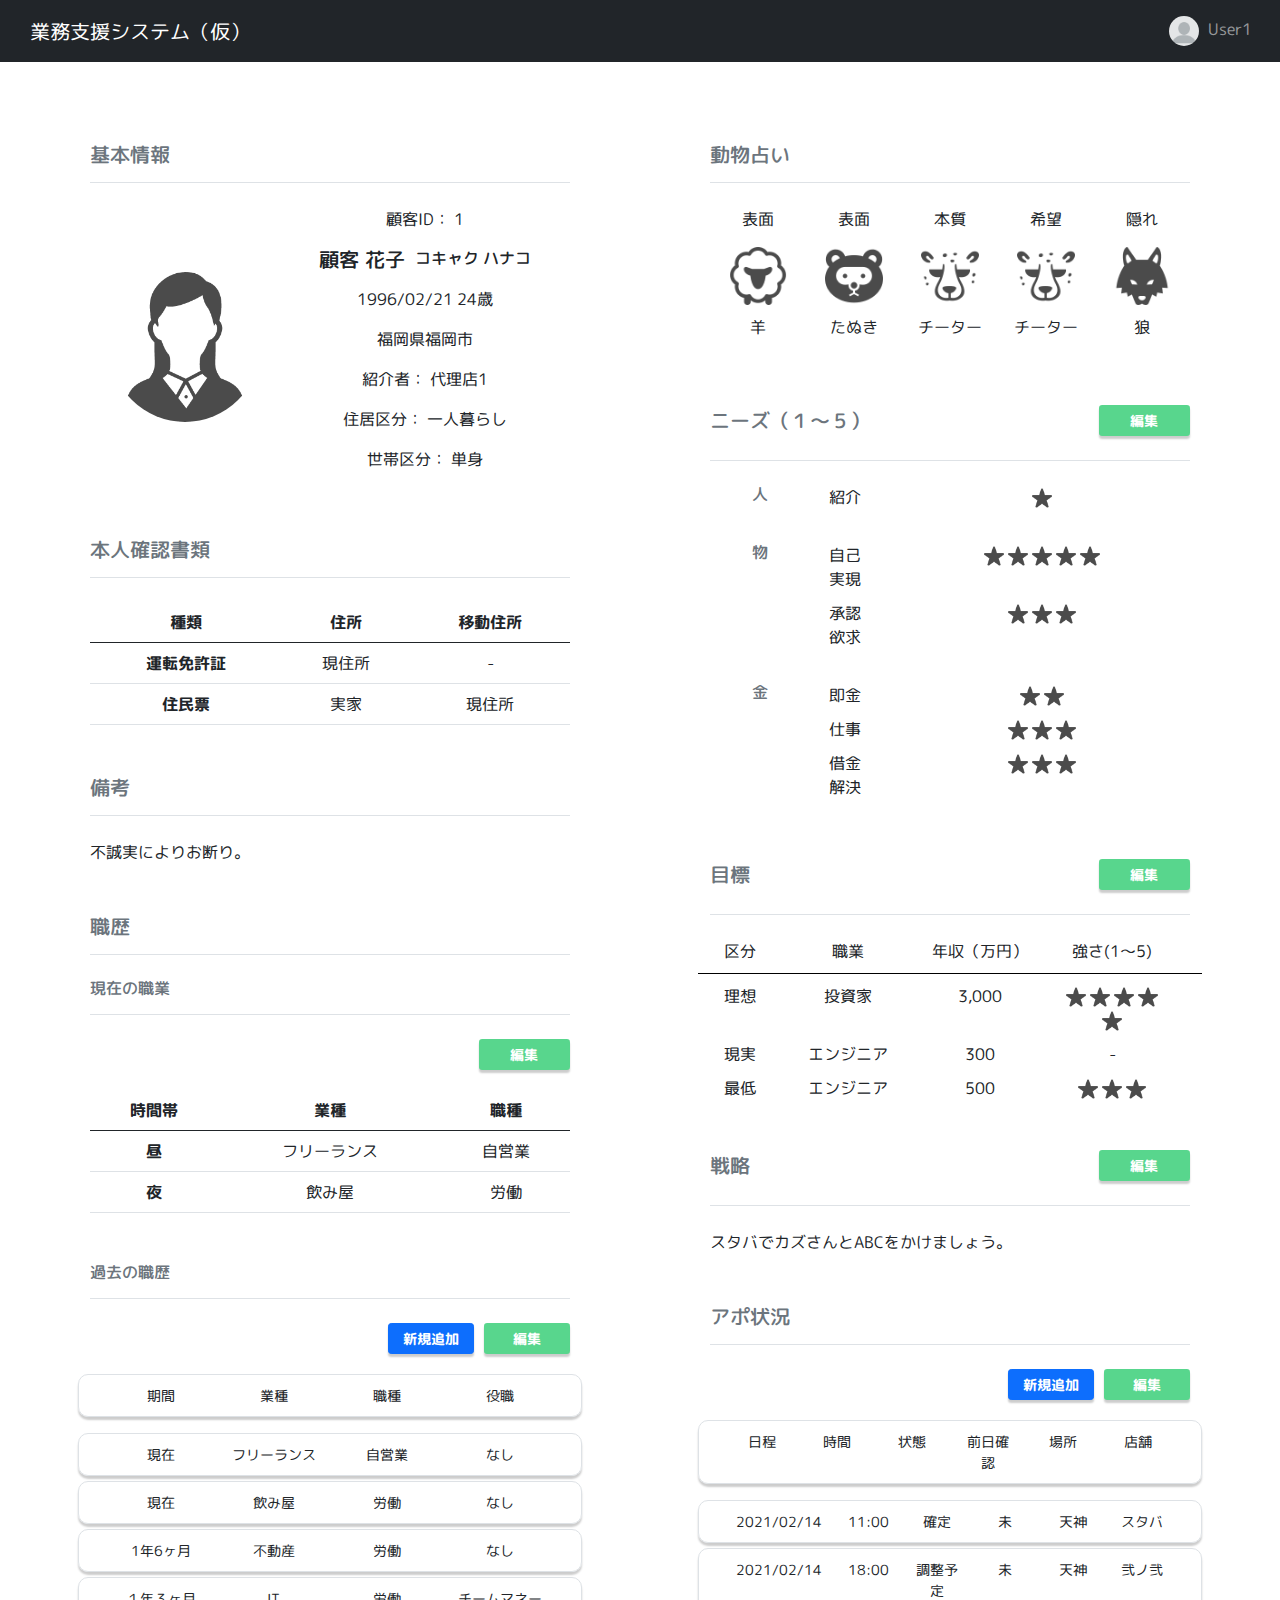
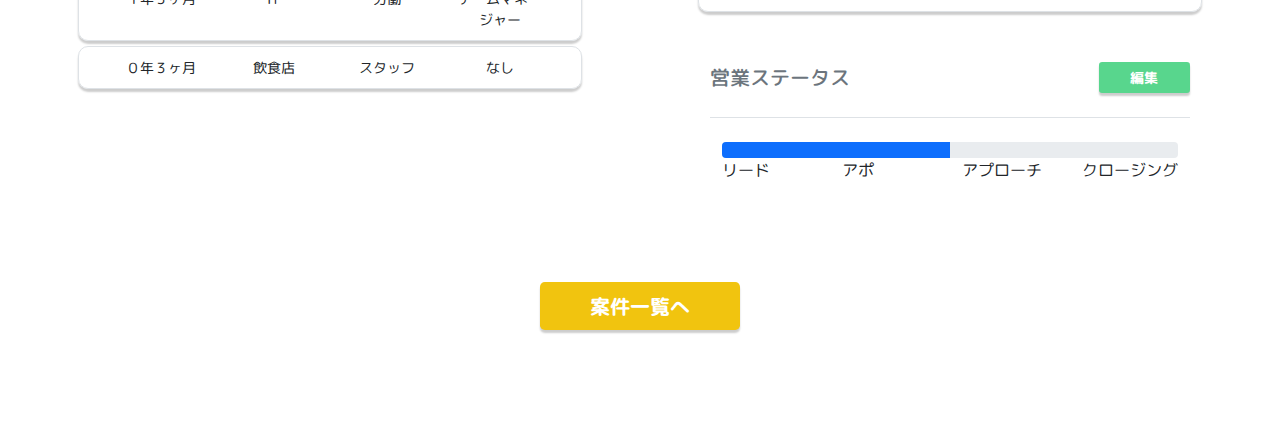
<file: client_detail.html>
<!doctype html>
<html lang="ja">
  <head>
    <meta charset="utf-8">
    <meta name="viewport" content="width=device-width, initial-scale=1">
    <title>業務支援システム | </title>
    <!-- css -->
      <link href="bootstrap_5.0.0/css/bootstrap.min.css" rel="stylesheet">
      <link href="css/main.css" rel="stylesheet">
      <link href="css/client_detail.css" rel="stylesheet">
    <!-- google font -->
      <link rel="preconnect" href="https://fonts.gstatic.com">
      <link href="https://fonts.googleapis.com/css2?family=M+PLUS+Rounded+1c:wght@300&display=swap" rel="stylesheet">
    <!-- jquery -->
      <script type="text/javascript" src="scripts/jquery.js"></script>
      <script type="text/javascript" src="scripts/tablesorter/jquery.tablesorter.js"></script>
  </head>
  <body>
    <header>
      <nav class="navbar navbar-expand-lg navbar-dark bg-dark">
        <a class="service-title navbar-brand font-weight-bold" href="index.html">業務支援システム（仮）</a>
        <div class="collapse navbar-collapse" id="navbarSupportedContent">
          <ul class="navbar-nav">
            <li class="login-user nav-item">
              <a class="nav-link" href="#">
                <img class="rounded-circle" src="img/default_icon.png" alt="ユーザーアイコン">
                <span>User1</span>
              </a>
            </li>
          </ul>
        </div>
      </nav>
    </header>
    <div class="contents">
      <div class="half-contents">
        <div class="half-content left-content">
          <div class="info-wrapper personal-info-wrapper">
            <h5 class="info-title border-bottom text-secondary pb-3 mb-4">基本情報</h5>
            <div class="personal-info-top">
              <img class="rounded-circle" src="img/sex/female.png" alt="女性アイコン">
              <div class="main-info-wrapper">
                <p class="client-id">顧客ID： 1</p>
                <div class="name-wrapper">
                  <h5>顧客 花子</h5>
                  <h6>コキャク ハナコ</h6>
                </div>
                <p>1996/02/21 24歳</p>
                <p>福岡県福岡市</p>
                <p>紹介者： 代理店1</p>
                <p>住居区分： 一人暮らし</p>
                <p>世帯区分： 単身</p>
              </div>
            </div>
          </div>
          <div class="info-wrapper identification-wrapper">
            <h5 class="info-title border-bottom text-secondary pb-3 mb-4">本人確認書類</h5>
            <div class="identification-card-wrapper">
              <table class="table text-center">
                <thead>
                  <tr>
                    <th scope="col">種類</th>
                    <th scope="col">住所</th>
                    <th scope="col">移動住所</th>
                  </tr>
                </thead>
                <tbody>
                  <tr>
                    <th scope="row">運転免許証</th>
                    <td>現住所</td>
                    <td>-</td>
                  </tr>
                  <tr>
                    <th scope="row">住民票</th>
                    <td>実家</td>
                    <td>現住所</td>
                  </tr>
                </tbody>
              </table>
            </div>
          </div>
          <div class="info-wrapper profile-text-wrapper">
            <h5 class="info-title border-bottom text-secondary pb-3 mb-4">備考</h5>
            <div class="profile-text">
              不誠実によりお断り。
            </div>
          </div>
          <div class="info-wrapper career-wrapper">
            <h5 class="info-title border-bottom text-secondary pb-3 mb-4">職歴</h5>
            <div class="current-occp-wrapper">
              <h6 class="info-title border-bottom text-secondary pb-3 mb-4">現在の職業</h6>
              <div class="btn-wrapper">
                <a class="btn btn-sm edit-btn">編集</a>
              </div>
              <table class="table text-center">
                <thead>
                  <tr>
                    <th scope="col">時間帯</th>
                    <th scope="col">業種</th>
                    <th scope="col">職種</th>
                  </tr>
                </thead>
                <tbody>
                  <tr>
                    <th scope="row">昼</th>
                    <td>フリーランス</td>
                    <td>自営業</td>
                  </tr>
                  <tr>
                    <th scope="row">夜</th>
                    <td>飲み屋</td>
                    <td>労働</td>
                  </tr>
                </tbody>
              </table>
            </div>
            <div class="past-career-wrapper">
              <h6 class="info-title border-bottom text-secondary pb-3 mb-4">過去の職歴</h6>
              <div class="btn-wrapper">
                <a class="btn btn-sm btn-primary">新規追加</a>
                <a class="btn btn-sm edit-btn">編集</a>
              </div>
              <div class="careers text-center board-table">
                <div class="row board-header-row border">
                  <div class="col">期間</div>
                  <div class="col">業種</div>
                  <div class="col">職種</div>
                  <div class="col">役職</div>
                </div>
                <div class="row board-row career border">
                  <div class="col">現在</div>
                  <div class="col">フリーランス</div>
                  <div class="col">自営業</div>
                  <div class="col">なし</div>
                </div>
                <div class="row board-row career border">
                  <div class="col">現在</div>
                  <div class="col">飲み屋</div>
                  <div class="col">労働</div>
                  <div class="col">なし</div>
                </div>
                <div class="row board-row career border">
                  <div class="col">1年6ヶ月</div>
                  <div class="col">不動産</div>
                  <div class="col">労働</div>
                  <div class="col">なし</div>
                </div>
                <div class="row board-row career border">
                  <div class="col">１年３ヶ月</div>
                  <div class="col">IT</div>
                  <div class="col">労働</div>
                  <div class="col">チームマネージャー</div>
                </div>
                <div class="row board-row career border">
                  <div class="col">０年３ヶ月</div>
                  <div class="col">飲食店</div>
                  <div class="col">スタッフ</div>
                  <div class="col">なし</div>
                </div>
              </div>
            </div>
          </div>
        </div>
        <div class="half-content right-content">
          <div class="info-wrapper animals-wrapper">
            <h5 class="info-title border-bottom text-secondary pb-3 mb-4">動物占い</h5>
            <div class="container">
              <div class="row">
                <div class="col animal-wrapper surface-wrapper">
                  <p>表面</p>
                  <img src="img/animals/sheep.png" alt="羊アイコン">
                  <p>羊</p>
                </div>
                <div class="col animal-wrapper dicision-wrapper">
                  <p>表面</p>
                  <img src="img/animals/raccoon.png" alt="たぬきアイコン">
                  <p>たぬき</p>
                </div>
                <div class="col animal-wrapper core-wrapper">
                  <p>本質</p>
                  <img src="img/animals/cheetah.png" alt="チーターアイコン">
                  <p>チーター</p>
                </div>
                <div class="col animal-wrapper hope-wrapper">
                  <p>希望</p>
                  <img src="img/animals/cheetah.png" alt="チーターアイコン">
                  <p>チーター</p>
                </div>
                <div class="col animal-wrapper hidden-wrapper">
                  <p>隠れ</p>
                  <img src="img/animals/wolf.png" alt="狼アイコン">
                  <p>狼</p>
                </div>
              </div>
            </div>
          </div>
          <div class="info-wrapper needs-wrapper">
            <div class="wrapper-title pb-3 mb-4 border-bottom">
              <h5 class="info-title text-secondary">ニーズ（１〜５）</h5>
              <div class="btn-wrapper">
                <a class="btn btn-sm edit-btn">編集</a>
              </div>
            </div>
            <div class="need-wrapper human row">
              <h6 class="info-title col-2 text-secondary">人</h6>
              <div class="needs-item col-10">
                <div class="row">
                  <div class="col-2 need-title">紹介</div>
                  <div class="col-10 score">
                    <img src="img/star.png" alt="星アイコン">
                  </div>
                </div>
              </div>
            </div>
            <div class="need-wrapper object row">
              <h6 class="info-title col-2 text-secondary">物</h6>
              <div class="needs-item col-10">
                <div class="row">
                  <div class="col-2 need-title">自己実現</div>
                  <div class="col-10 score">
                    <img src="img/star.png" alt="星アイコン">
                    <img src="img/star.png" alt="星アイコン">
                    <img src="img/star.png" alt="星アイコン">
                    <img src="img/star.png" alt="星アイコン">
                    <img src="img/star.png" alt="星アイコン">
                  </div>
                </div>
                <div class="row">
                  <div class="col-2 need-title">承認欲求</div>
                  <div class="col-10 score">
                    <img src="img/star.png" alt="星アイコン">
                    <img src="img/star.png" alt="星アイコン">
                    <img src="img/star.png" alt="星アイコン">
                  </div>
                </div>
              </div>
            </div>
            <div class="need-wrapper money row">
              <h6 class="info-title col-2 text-secondary">金</h6>
              <div class="needs-item col-10">
                <div class="row">
                  <div class="col-2 need-title">即金</div>
                  <div class="col-10 score">
                    <img src="img/star.png" alt="星アイコン">
                    <img src="img/star.png" alt="星アイコン">
                  </div>
                </div>
                <div class="row">
                  <div class="col-2 need-title">仕事</div>
                  <div class="col-10 score">
                    <img src="img/star.png" alt="星アイコン">
                    <img src="img/star.png" alt="星アイコン">
                    <img src="img/star.png" alt="星アイコン">
                  </div>
                </div>
                <div class="row">
                  <div class="col-2 need-title">借金解決</div>
                  <div class="col-10 score">
                    <img src="img/star.png" alt="星アイコン">
                    <img src="img/star.png" alt="星アイコン">
                    <img src="img/star.png" alt="星アイコン">
                  </div>
                </div>
              </div>
            </div>
          </div>
          <div class="info-wrapper goals-wrapper">
            <div class="wrapper-title pb-3 mb-4 border-bottom">
              <h5 class="info-title text-secondary">目標</h5>
              <div class="btn-wrapper">
                <a class="btn btn-sm edit-btn">編集</a>
              </div>
            </div>
            <div class="goal-wrapper header-row row">
              <div class="col-2">区分</div>
              <div class="col-10 row">
                <div class="col">職業</div>
                <div class="col">年収（万円）</div>
                <div class="col">強さ(1〜5)</div>
              </div>
            </div>
            <div class="goal-wrapper hope normal-row row">
              <div class="col-2">理想</div>
              <div class="col-10 row">
                <div class="col">投資家</div>
                <div class="col">3,000</div>
                <div class="col score">
                  <img src="img/star.png" alt="星アイコン">
                  <img src="img/star.png" alt="星アイコン">
                  <img src="img/star.png" alt="星アイコン">
                  <img src="img/star.png" alt="星アイコン">
                  <img src="img/star.png" alt="星アイコン">
                </div>
              </div>
            </div>
            <div class="goal-wrapper real normal-row row">
              <div class="col-2">現実</div>
              <div class="col-10 row">
                <div class="col">エンジニア</div>
                <div class="col">300</div>
                <div class="col score">
                  -
                </div>
              </div>
            </div>
            <div class="goal-wrapper least normal-row row">
              <div class="col-2">最低</div>
              <div class="col-10 row">
                <div class="col">エンジニア</div>
                <div class="col">500</div>
                <div class="col score">
                  <img src="img/star.png" alt="星アイコン">
                  <img src="img/star.png" alt="星アイコン">
                  <img src="img/star.png" alt="星アイコン">
                </div>
              </div>
            </div>
          </div>
          <div class="info-wrapper tactics-wrapper">
            <div class="wrapper-title pb-3 mb-4 border-bottom">
              <h5 class="info-title text-secondary">戦略</h5>
              <div class="btn-wrapper">
                <a class="btn btn-sm edit-btn">編集</a>
              </div>
            </div>
            <div class="tactics-text">
              スタバでカズさんとABCをかけましょう。
            </div>
          </div>
          <div class="info-wrapper appointments-wrapper">
            <h5 class="info-title border-bottom text-secondary pb-3 mb-4">アポ状況</h5>
            <div class="btn-wrapper">
              <a class="btn btn-sm btn-primary">新規追加</a>
              <a class="btn btn-sm edit-btn">編集</a>
            </div>
            <div class="appointments text-center board-table">
              <div class="row board-header-row border">
                <div class="col">日程</div>
                <div class="col">時間</div>
                <div class="col">状態</div>
                <div class="col">前日確認</div>
                <div class="col">場所</div>
                <div class="col">店舗</div>
              </div>
              <div class="row board-row appointment border">
                <div class="col">2021/02/14</div>
                <div class="col">11:00</div>
                <div class="col">確定</div>
                <div class="col">未</div>
                <div class="col">天神</div>
                <div class="col">スタバ</div>
              </div>
              <div class="row board-row appointment border">
                <div class="col">2021/02/14</div>
                <div class="col">18:00</div>
                <div class="col">調整予定</div>
                <div class="col">未</div>
                <div class="col">天神</div>
                <div class="col">弐ノ弐</div>
              </div>
            </div>
          </div>
          <div class="info-wrapper sales-status-wrapper">
            <div class="wrapper-title pb-3 mb-4 border-bottom">
              <h5 class="info-title text-secondary">営業ステータス</h5>
              <div class="btn-wrapper">
                <a class="btn btn-sm edit-btn">編集</a>
              </div>
            </div>
            <div class="sales-status-wrapper">
              <div class="container">
                <div class="progress">
                  <div class="progress-bar" role="progressbar" aria-valuenow="50" aria-valuemin="0" aria-valuemax="100" style="width: 50%;"></div>
                </div>
                <div class="row">
                  <div class="col">リード</div>
                  <div class="col">アポ</div>
                  <div class="col">アプローチ</div>
                  <div class="col">クロージング</div>
                </div>
              </div>
            </div>
          </div>
        </div>
      </div>
      <div class="btn-wrapper back">
        <a href="client_info.html" class="btn btn-lg">
          案件一覧へ
        </a>
      </div>
    </div>
    <script src="bootstrap_5.0.0/js/bootstrap.min.js"></script>
  </body>
</html>
</file>
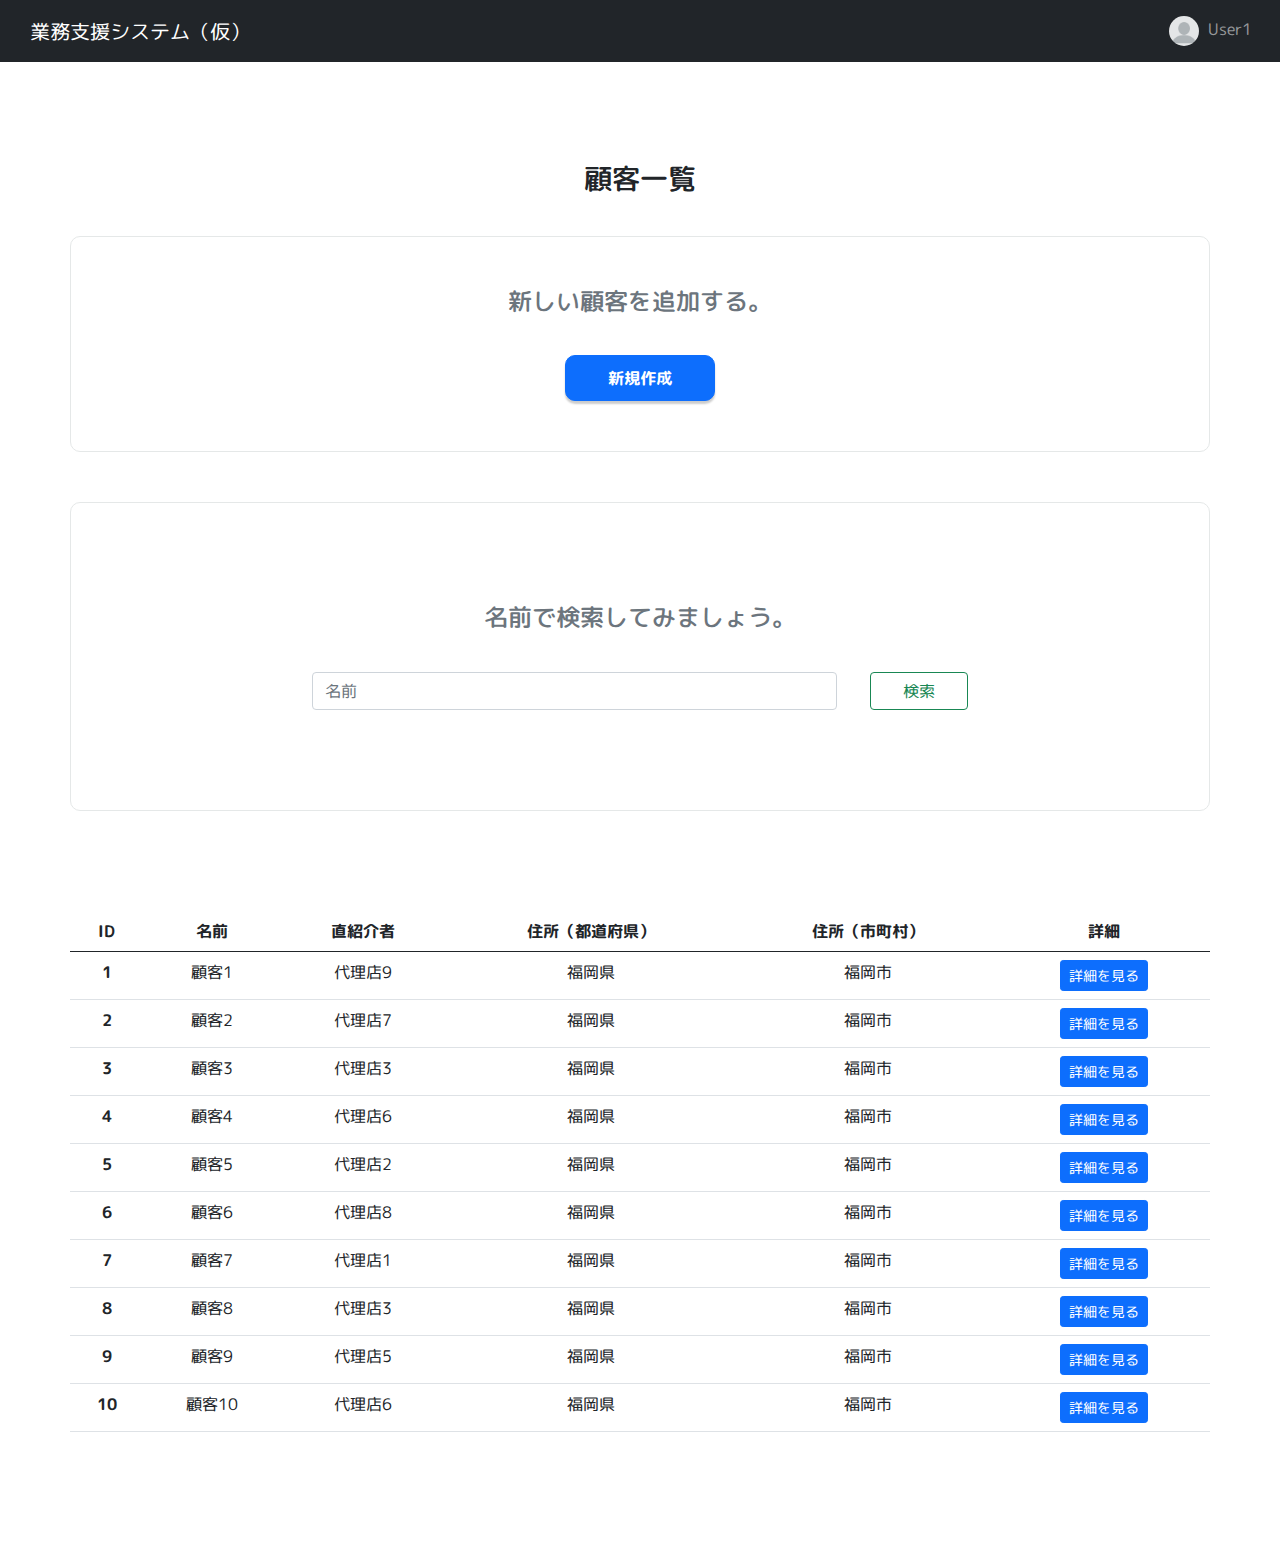
<file: client_index.html>
<!doctype html>
<html lang="ja">
  <head>
    <meta charset="utf-8">
    <meta name="viewport" content="width=device-width, initial-scale=1">
    <title>業務支援システム | </title>
    <!-- css -->
      <link href="bootstrap_5.0.0/css/bootstrap.min.css" rel="stylesheet">
      <link href="css/main.css" rel="stylesheet">
      <link href="css/client_index.css" rel="stylesheet">
    <!-- google font -->
      <link rel="preconnect" href="https://fonts.gstatic.com">
      <link href="https://fonts.googleapis.com/css2?family=M+PLUS+Rounded+1c:wght@300&display=swap" rel="stylesheet">
    <!-- jquery -->
    <script type="text/javascript" src="scripts/jquery.js"></script>
    <script type="text/javascript" src="scripts/tablesorter/jquery.tablesorter.js"></script>
  </head>
  <body>
    <header>
      <nav class="navbar navbar-expand-lg navbar-dark bg-dark">
        <a class="service-title navbar-brand font-weight-bold" href="index.html">業務支援システム（仮）</a>
        <div class="collapse navbar-collapse" id="navbarSupportedContent">
          <ul class="navbar-nav">
            <li class="login-user nav-item">
              <a class="nav-link" href="#">
                <img class="rounded-circle" src="img/default_icon.png" alt="ユーザーアイコン">
                <span>User1</span>
              </a>
            </li>
          </ul>
        </div>
      </nav>
    </header>
    <div class="contents">
      <div class="container index-container">
        <h3 class="text-center index-title">顧客一覧</h3>
        <div class="create-wrapper">
          <h4>新しい顧客を追加する。</h4>
          <div class="btn-wrapper">
            <a class="btn btn-primary" href="#">新規作成</a>
          </div>
        </div>
        <div class="index-sort-wrapper">
          <h4 class="text-center">名前で検索してみましょう。</h4>
          <form class="form-inline my-2 my-lg-0">
            <input class="form-control mr-sm-2" type="search" placeholder="名前" aria-label="Search">
            <button class="btn btn-outline-success my-2 my-sm-0" type="submit">検索</button>
          </form>
        </div>
        <table class="table" id="client-table">
          <thead>
            <tr>
              <th scope="col">ID</th>
              <th scope="col">名前</th>
              <th scope="col">直紹介者</th>
              <th scope="col">住所（都道府県）</th>
              <th scope="col">住所（市町村）</th>
              <th scope="col">詳細</th>
            </tr>
          </thead>
          <tbody>
            <tr>
              <th scope="row">1</th>
              <td>顧客1</td>
              <td>代理店9</td>
              <td>福岡県</td>
              <td>福岡市</td>
              <td><a class="btn btn-primary btn-sm" href="client_info.html">詳細を見る</a></td>
            </tr>
            <tr>
              <th scope="row">2</th>
              <td>顧客2</td>
              <td>代理店7</td>
              <td>福岡県</td>
              <td>福岡市</td>
              <td><a class="btn btn-primary btn-sm" href="client_info.html">詳細を見る</a></td>
            </tr>
            <tr>
              <th scope="row">3</th>
              <td>顧客3</td>
              <td>代理店3</td>
              <td>福岡県</td>
              <td>福岡市</td>
              <td><a class="btn btn-primary btn-sm" href="client_info.html">詳細を見る</a></td>
            </tr>
            <tr>
              <th scope="row">4</th>
              <td>顧客4</td>
              <td>代理店6</td>
              <td>福岡県</td>
              <td>福岡市</td>
              <td><a class="btn btn-primary btn-sm" href="client_info.html">詳細を見る</a></td>
            </tr>
            <tr>
              <th scope="row">5</th>
              <td>顧客5</td>

              <td>代理店2</td>
              <td>福岡県</td>
              <td>福岡市</td>
              <td><a class="btn btn-primary btn-sm" href="client_info.html">詳細を見る</a></td>
            </tr>
            <tr>
              <th scope="row">6</th>
              <td>顧客6</td>
              <td>代理店8</td>
              <td>福岡県</td>
              <td>福岡市</td>
              <td><a class="btn btn-primary btn-sm" href="client_info.html">詳細を見る</a></td>
            </tr>
            <tr>
              <th scope="row">7</th>
              <td>顧客7</td>

              <td>代理店1</td>
              <td>福岡県</td>
              <td>福岡市</td>
              <td><a class="btn btn-primary btn-sm" href="client_info.html">詳細を見る</a></td>
            </tr>
            <tr>
              <th scope="row">8</th>
              <td>顧客8</td>
              <td>代理店3</td>
              <td>福岡県</td>
              <td>福岡市</td>
              <td><a class="btn btn-primary btn-sm" href="client_info.html">詳細を見る</a></td>
            </tr>
            <tr>
              <th scope="row">9</th>
              <td>顧客9</td>
              <td>代理店5</td>
              <td>福岡県</td>
              <td>福岡市</td>
              <td><a class="btn btn-primary btn-sm" href="client_info.html">詳細を見る</a></td>
            </tr>
            <tr>
              <th scope="row">10</th>
              <td>顧客10</td>
              <td>代理店6</td>
              <td>福岡県</td>
              <td>福岡市</td>
              <td><a class="btn btn-primary btn-sm" href="client_info.html">詳細を見る</a></td>
            </tr>
          </tbody>
        </table>
      </div>
    </div>
    <script src="bootstrap_5.0.0/js/bootstrap.bundle.min.js"></script>
    <script>
      $(document).ready(function() {
        $('#client-table').tablesorter();
      });
    </script>
  </body>
</html>
</file>
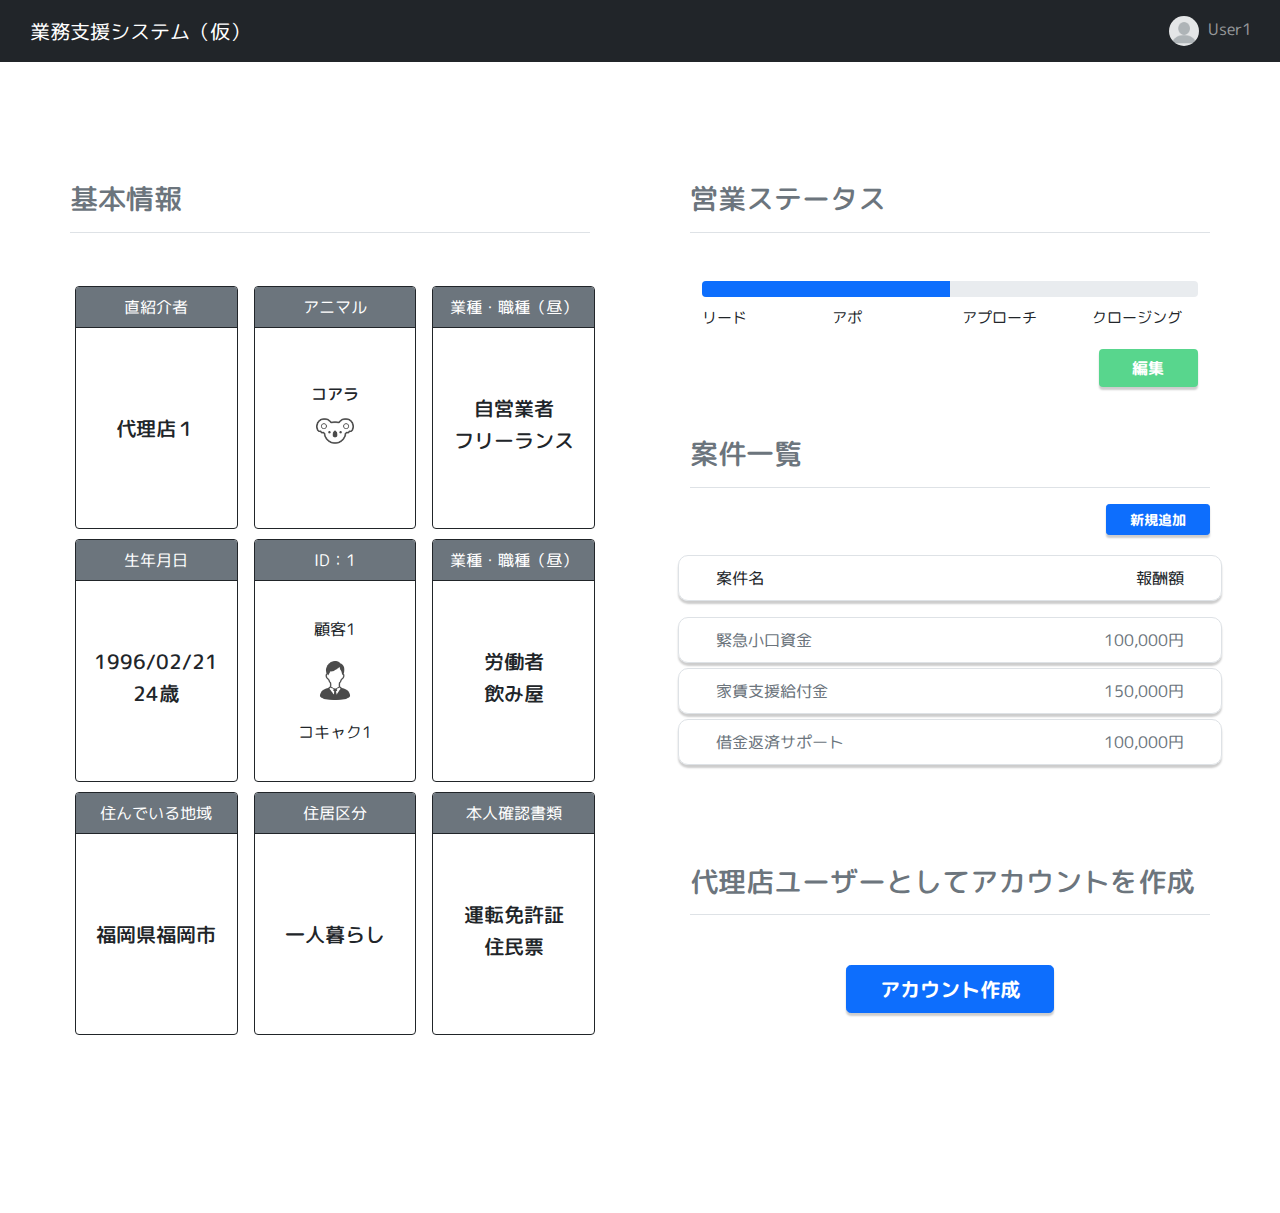
<file: client_info.html>
<!doctype html>
<html lang="ja">
  <head>
    <meta charset="utf-8">
    <meta name="viewport" content="width=device-width, initial-scale=1">
    <title>業務支援システム | 顧客一覧</title>
    <!-- css -->
      <link href="bootstrap_5.0.0/css/bootstrap.min.css" rel="stylesheet">
      <link href="css/main.css" rel="stylesheet">
      <link href="css/client_info.css" rel="stylesheet">
    <!-- google font -->
      <link rel="preconnect" href="https://fonts.gstatic.com">
      <link href="https://fonts.googleapis.com/css2?family=M+PLUS+Rounded+1c:wght@300&display=swap" rel="stylesheet">
    <!-- js -->
      <!-- <script type="text/javascript" src="bootstrap_5.0.0/js/bootstrap.min.js"></script> -->
      <script type="text/javascript" src="scripts/jquery.js"></script>
      <script type="text/javascript" src="scripts/tablesorter/jquery.tablesorter.js"></script>
      <!-- <script src="https://code.jquery.com/jquery-3.2.1.slim.min.js" integrity="sha384-KJ3o2DKtIkvYIK3UENzmM7KCkRr/rE9/Qpg6aAZGJwFDMVNA/GpGFF93hXpG5KkN" crossorigin="anonymous"></script> -->
      <!-- <script src="https://cdnjs.cloudflare.com/ajax/libs/popper.js/1.12.9/umd/popper.min.js" integrity="sha384-ApNbgh9B+Y1QKtv3Rn7W3mgPxhU9K/ScQsAP7hUibX39j7fakFPskvXusvfa0b4Q" crossorigin="anonymous"></script> -->
      <script src="https://maxcdn.bootstrapcdn.com/bootstrap/4.0.0/js/bootstrap.min.js" integrity="sha384-JZR6Spejh4U02d8jOt6vLEHfe/JQGiRRSQQxSfFWpi1MquVdAyjUar5+76PVCmYl" crossorigin="anonymous"></script>
  </head>
  <body>
    <header>
      <nav class="navbar navbar-expand-lg navbar-dark bg-dark">
        <a class="service-title navbar-brand font-weight-bold" href="index.html">業務支援システム（仮）</a>
        <div class="collapse navbar-collapse" id="navbarSupportedContent">
          <ul class="navbar-nav">
            <li class="login-user nav-item">
              <a class="nav-link" href="#">
                <img class="rounded-circle" src="img/default_icon.png" alt="ユーザーアイコン">
                <span>User1</span>
              </a>
            </li>
          </ul>
        </div>
      </nav>
    </header>
    <div class="contents">
      <div class="half-contents">
        <div class="half-content left-content">
          <h3 class="border-bottom text-secondary pb-3 mb-5">基本情報</h3>
          <div class="card-columns">
            <a class="card border-dark text-center" href="client_detail.html" style="max-width: 18rem;">
              <div class="card-header bg-secondary text-white border-dark">直紹介者</div>
              <div class="card-body text-dark">
                <h5 class="card-title">代理店１</h5>
              </div>
            </a>
            <a class="card border-dark text-center" href="client_detail.html" style="max-width: 18rem;">
              <div class="card-header bg-secondary text-white border-dark">生年月日</div>
              <div class="card-body text-dark">
                <div class="card-title">
                  <h5>1996/02/21</h5>
                  <h5>24歳</h5>
                </div>
              </div>
            </a>
            <a class="card border-dark text-center" href="client_detail.html" style="max-width: 18rem;">
              <div class="card-header bg-secondary text-white border-dark">住んでいる地域</div>
              <div class="card-body text-dark">
                <h5 class="card-title">福岡県福岡市</h5>
              </div>
            </a>
            <a class="card border-dark text-center" href="client_detail.html" style="max-width: 18rem;">
              <div class="card-header bg-secondary text-white border-dark">アニマル</div>
              <div class="card-body text-dark">
                <div class="icon-wrapper">
                  <h6>コアラ</h6>
                  <img src="img/animals/koara.png" alt="">
                </div>
              </div>
            </a>
            <a class="card border-dark text-center" href="client_detail.html" style="max-width: 18rem;">
              <div class="card-header bg-secondary text-white border-dark">ID：1</div>
              <div class="card-body text-dark">
                <div class="icon-wrapper">
                  <div class="name">顧客1</div>
                  <img src="img/sex/male.png" alt="">
                  <div>コキャク1</div>
                </div>
              </div>
            </a>
            <a class="card border-dark text-center" href="client_detail.html" style="max-width: 18rem;">
              <div class="card-header bg-secondary text-white border-dark">住居区分</div>
              <div class="card-body text-dark">
                <h5 class="card-title">一人暮らし</h5>
              </div>
            </a>
            <a class="card border-dark text-center" href="client_detail.html" style="max-width: 18rem;">
              <div class="card-header bg-secondary text-white border-dark">業種・職種（昼）</div>
              <div class="card-body text-dark">
                <div class="card-title">
                  <h5>自営業者</h5>
                  <h5>フリーランス</h5>
                </div>
              </div>
            </a>
            <a class="card border-dark text-center" href="client_detail.html" style="max-width: 18rem;">
              <div class="card-header bg-secondary text-white border-dark">業種・職種（昼）</div>
              <div class="card-body text-dark">
                <div class="card-title">
                  <h5>労働者</h5>
                  <h5>飲み屋</h5>
                </div>
              </div>
            </a>
            <a class="card border-dark text-center" href="client_detail.html" style="max-width: 18rem;">
              <div class="card-header bg-secondary text-white border-dark">本人確認書類</div>
              <div class="card-body text-dark">
                <div class="card-title">
                  <h5>運転免許証</h5>
                  <h5>住民票</h5>
                </div>
              </div>
            </a>
          </div>
        </div>
        <div class="half-content right-content">
          <h3 class="sales-status-title border-bottom text-secondary pb-3 mb-5 ">営業ステータス</h3>
          <div class="sales-status-wrapper">
            <div class="container">
              <div class="progress">
                <div class="progress-bar" role="progressbar" aria-valuenow="50" aria-valuemin="0" aria-valuemax="100" style="width: 50%;"></div>
              </div>
              <div class="row">
                <div class="col">リード</div>
                <div class="col">アポ</div>
                <div class="col">アプローチ</div>
                <div class="col">クロージング</div>
              </div>
              <div class="btn-wrapper">
                <button class="btn edit-btn">編集</button>
              </div>
            </div>
          </div>
          <h3 class="sales-status-title border-bottom text-secondary pb-3 mb-3">案件一覧</h3>
          <div class="jobs-wrapper">
            <div class="btn-wrapper">
              <button class="btn btn-sm btn-primary">新規追加</button>
            </div>
            <div class="jobs board-table">
              <div class="row job-head more-rounded mb-3 board-header-row">
                <div class="col-8">案件名</div>
                <div class="col-4">報酬額</div>
              </div>
              <a class="row job more-rounded board-row" href="job_info.html">
                <div class="col-8">緊急小口資金</div>
                <div class="col-4">100,000円</div>
              </a>
              <a class="row job more-rounded board-row" href="job_info.html">
                <div class="col-8">家賃支援給付金</div>
                <div class="col-4">150,000円</div>
              </a>
              <a class="row job more-rounded board-row" href="job_info.html">
                <div class="col-8">借金返済サポート</div>
                <div class="col-4">100,000円</div>
              </a>
            </div>
          </div>
          <div class="create-agent-wrapper">
            <h3 class="sales-status-title border-bottom text-secondary pb-3 mb-3">代理店ユーザーとしてアカウントを作成</h3>
            <div class="btn-wrapper">
              <!-- Button trigger modal -->
              <button type="button" class="btn btn-lg btn-primary" data-toggle="modal" data-target="#exampleModal">
                アカウント作成
              </button>
              <!-- Modal -->
              <div class="modal fade" id="exampleModal" tabindex="-1" role="dialog" aria-labelledby="exampleModalLabel" aria-hidden="true">
                <div class="modal-dialog" role="document">
                  <div class="modal-content">
                    <div class="modal-header">
                      <h5 class="modal-title" id="exampleModalLabel">代理店アカウント作成の確認</h5>
                      <button type="button" class="close" data-dismiss="modal" aria-label="Close">
                        <span aria-hidden="true">&times;</span>
                      </button>
                    </div>
                    <div class="modal-body">
                      この顧客の代理店アカウントを作成してもよろしいですか？
                    </div>
                    <div class="modal-footer">
                      <button type="button" class="btn btn-secondary" data-dismiss="modal">キャンセル</button>
                      <button type="button" class="btn btn-primary">アカウント作成</button>
                    </div>
                  </div>
                </div>
              </div>
            </div>
          </div>
        </div>
      </div>
    </div>
  </body>
</html>
</file>
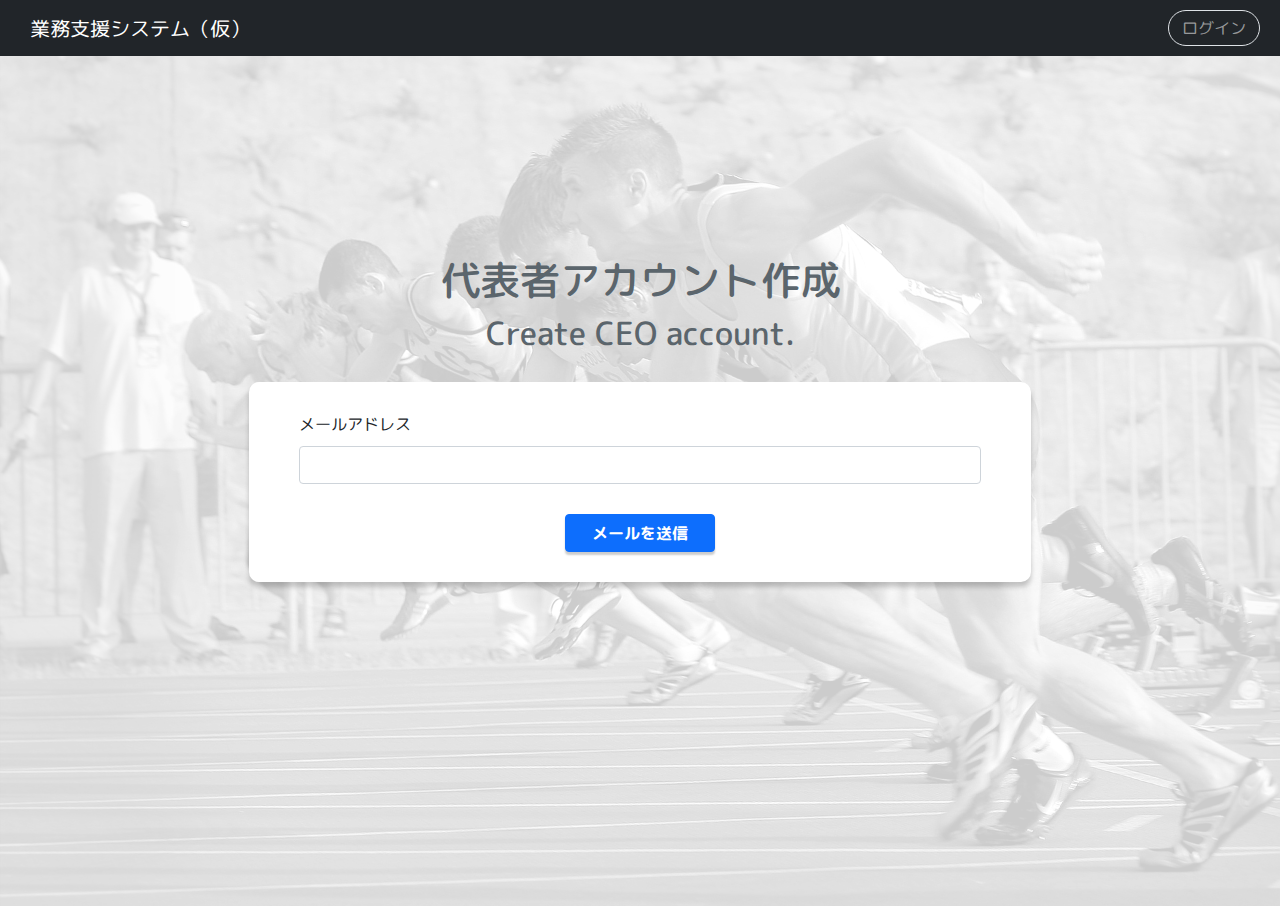
<file: create_account.html>
<!doctype html>
<html lang="ja">
  <head>
    <meta charset="utf-8">
    <meta name="viewport" content="width=device-width, initial-scale=1">
    <title>業務支援システム | ログイン</title>
    <!-- css -->
      <link href="bootstrap_5.0.0/css/bootstrap.min.css" rel="stylesheet">
      <link href="css/main.css" rel="stylesheet">
      <link href="css/create_account.css" rel="stylesheet">
    <!-- google font -->
      <link rel="preconnect" href="https://fonts.gstatic.com">
      <link href="https://fonts.googleapis.com/css2?family=M+PLUS+Rounded+1c:wght@300&display=swap" rel="stylesheet">
    <!-- jquery -->
      <script type="text/javascript" src="scripts/jquery.js"></script>
      <script type="text/javascript" src="scripts/tablesorter/jquery.tablesorter.js"></script>
  </head>
  <body>
    <header>
      <nav class="navbar navbar-expand-lg navbar-dark bg-dark">
        <a class="service-title navbar-brand font-weight-bold" href="index.html">業務支援システム（仮） </a>
        <div class="collapse navbar-collapse" id="navbarSupportedContent">
          <ul class="navbar-nav">
            <li class="login-user nav-item">
              <a class="nav-link btn rounded-pill border" href="login.html">
                ログイン
              </a>
            </li>
          </ul>
        </div>
      </nav>
    </header>
    <div class="contents">
      <div class="content">
        <div class="container">
          <div class="title-wrapper">
            <h1 class="text-center">代表者アカウント作成</h1>
            <h2 class="text-center">Create CEO account.</h2>
          </div>
          <form>
            <div class="form-group">
              <label for="exampleInputEmail1">メールアドレス</label>
              <input type="email" class="form-control" id="exampleInputEmail1" aria-describedby="emailHelp">
            </div>
            <div class="btn-wrapper">
              <button type="submit" class="btn btn-primary">メールを送信</button>
            </div>
          </form>
        </div>
      </div>
    </div>
    <script src="bootstrap_5.0.0/js/bootstrap.min.js"></script>
  </body>
</html>
</file>
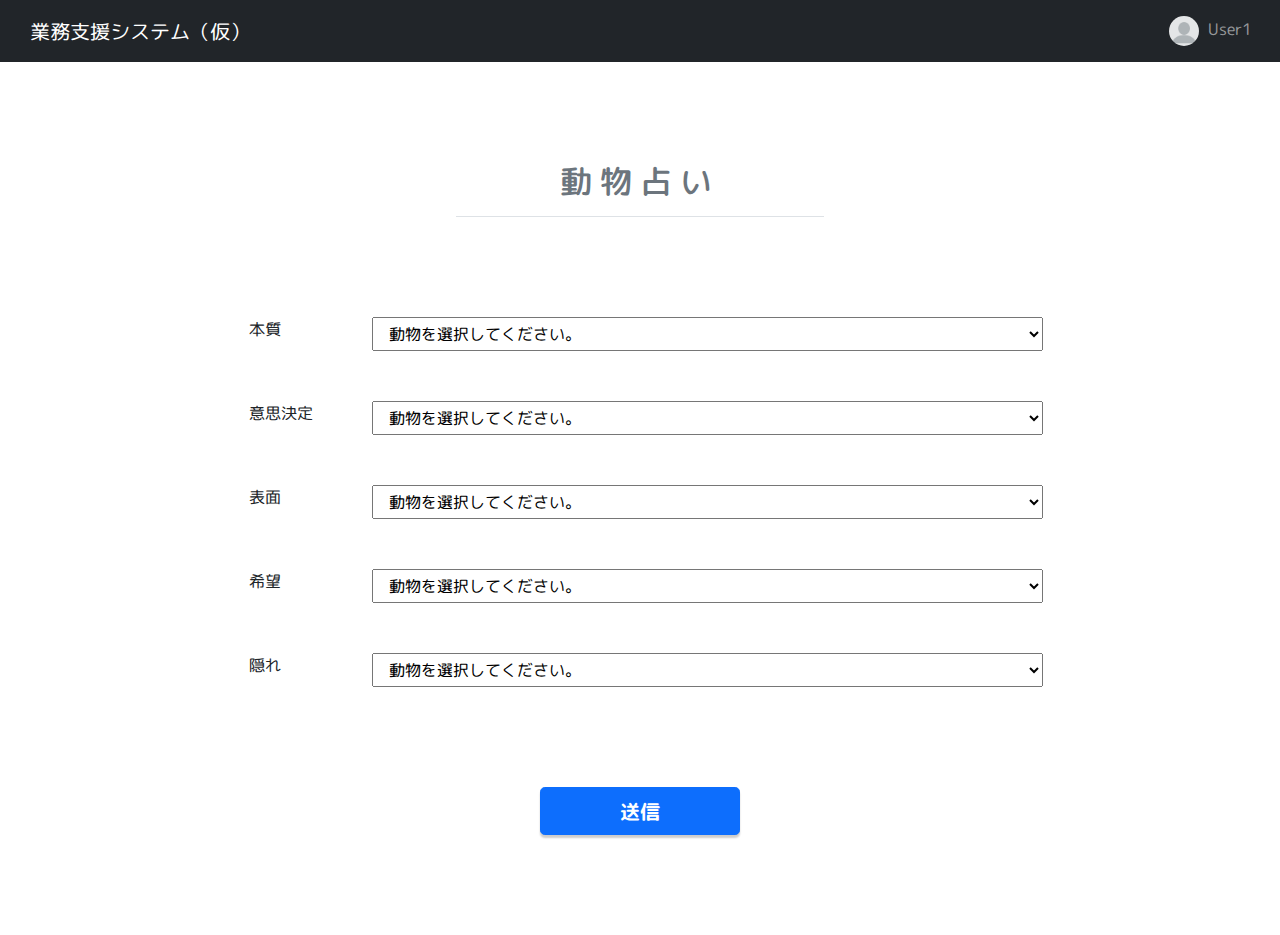
<file: input_animal.html>
<!doctype html>
<html lang="ja">
  <head>
    <meta charset="utf-8">
    <meta name="viewport" content="width=device-width, initial-scale=1">
    <title>業務支援システム | </title>
    <!-- css -->
      <link href="bootstrap_5.0.0/css/bootstrap.min.css" rel="stylesheet">
      <link href="css/main.css" rel="stylesheet">
      <link href="css/input_animal.css" rel="stylesheet">
    <!-- google font -->
      <link rel="preconnect" href="https://fonts.gstatic.com">
      <link href="https://fonts.googleapis.com/css2?family=M+PLUS+Rounded+1c:wght@300&display=swap" rel="stylesheet">
    <!-- jquery -->
      <script type="text/javascript" src="scripts/jquery.js"></script>
      <script type="text/javascript" src="scripts/tablesorter/jquery.tablesorter.js"></script>
  </head>
  <body>
    <header>
      <nav class="navbar navbar-expand-lg navbar-dark bg-dark">
        <a class="service-title navbar-brand font-weight-bold" href="index.html">業務支援システム（仮）</a>
        <div class="collapse navbar-collapse" id="navbarSupportedContent">
          <ul class="navbar-nav">
            <li class="login-user nav-item">
              <a class="nav-link" href="#">
                <img class="rounded-circle" src="img/default_icon.png" alt="ユーザーアイコン">
                <span>User1</span>
              </a>
            </li>
          </ul>
        </div>
      </nav>
    </header>
    <div class="contents">
      <div class="container">
        <h2 class="form-title text-center border-bottom text-secondary pb-3 mx-auto">動物占い</h2>
        <form class="form-job mx-auto" action="client_detail.html">
          <div class="form-group animal">
            <div class="selection">
              <div class="row">
                <label class="col-2" for="">本質</label>
                <select class="custom-select col-10">
                  <option selected>動物を選択してください。</option>
                  <option value="1">クロヒョウ</option>
                  <option value="2">チーター</option>
                  <option value="3">子鹿</option>
                  <option value="4">象</option>
                  <option value="5">コアラ</option>
                  <option value="6">ライオン</option>
                  <option value="7">たぬき</option>
                  <option value="8">ひつじ</option>
                  <option value="9">虎</option>
                  <option value="10">ペガサス</option>
                  <option value="11">狼</option>
                </select>
              </div>
              <div class="row">
                <label class="col-2" for="">意思決定</label>
                <select class="custom-select col-10">
                  <option selected>動物を選択してください。</option>
                  <option value="1">クロヒョウ</option>
                  <option value="2">チーター</option>
                  <option value="3">子鹿</option>
                  <option value="4">象</option>
                  <option value="5">コアラ</option>
                  <option value="6">ライオン</option>
                  <option value="7">たぬき</option>
                  <option value="8">ひつじ</option>
                  <option value="9">虎</option>
                  <option value="10">ペガサス</option>
                  <option value="11">狼</option>
                </select>
              </div>
              <div class="row">
                <label class="col-2" for="">表面</label>
                <select class="custom-select col-10">
                  <option selected>動物を選択してください。</option>
                  <option value="1">クロヒョウ</option>
                  <option value="2">チーター</option>
                  <option value="3">子鹿</option>
                  <option value="4">象</option>
                  <option value="5">コアラ</option>
                  <option value="6">ライオン</option>
                  <option value="7">たぬき</option>
                  <option value="8">ひつじ</option>
                  <option value="9">虎</option>
                  <option value="10">ペガサス</option>
                  <option value="11">狼</option>
                </select>
              </div>
              <div class="row">
                <label class="col-2" for="">希望</label>
                <select class="custom-select col-10">
                  <option selected>動物を選択してください。</option>
                  <option value="1">クロヒョウ</option>
                  <option value="2">チーター</option>
                  <option value="3">子鹿</option>
                  <option value="4">象</option>
                  <option value="5">コアラ</option>
                  <option value="6">ライオン</option>
                  <option value="7">たぬき</option>
                  <option value="8">ひつじ</option>
                  <option value="9">虎</option>
                  <option value="10">ペガサス</option>
                  <option value="11">狼</option>
                </select>
              </div>
              <div class="row">
                <label class="col-2" for="">隠れ</label>
                <select class="custom-select col-10">
                  <option selected>動物を選択してください。</option>
                  <option value="1">クロヒョウ</option>
                  <option value="2">チーター</option>
                  <option value="3">子鹿</option>
                  <option value="4">象</option>
                  <option value="5">コアラ</option>
                  <option value="6">ライオン</option>
                  <option value="7">たぬき</option>
                  <option value="8">ひつじ</option>
                  <option value="9">虎</option>
                  <option value="10">ペガサス</option>
                  <option value="11">狼</option>
                </select>
              </div>
            </div>
          </div>
          <div class="btn-wrapper">
            <button type="submit" class="btn btn-lg btn-primary">送信</button>
          </div>
        </form>
      </div>
    </div>
    <script src="bootstrap_5.0.0/js/bootstrap.min.js"></script>
  </body>
</html>
</file>
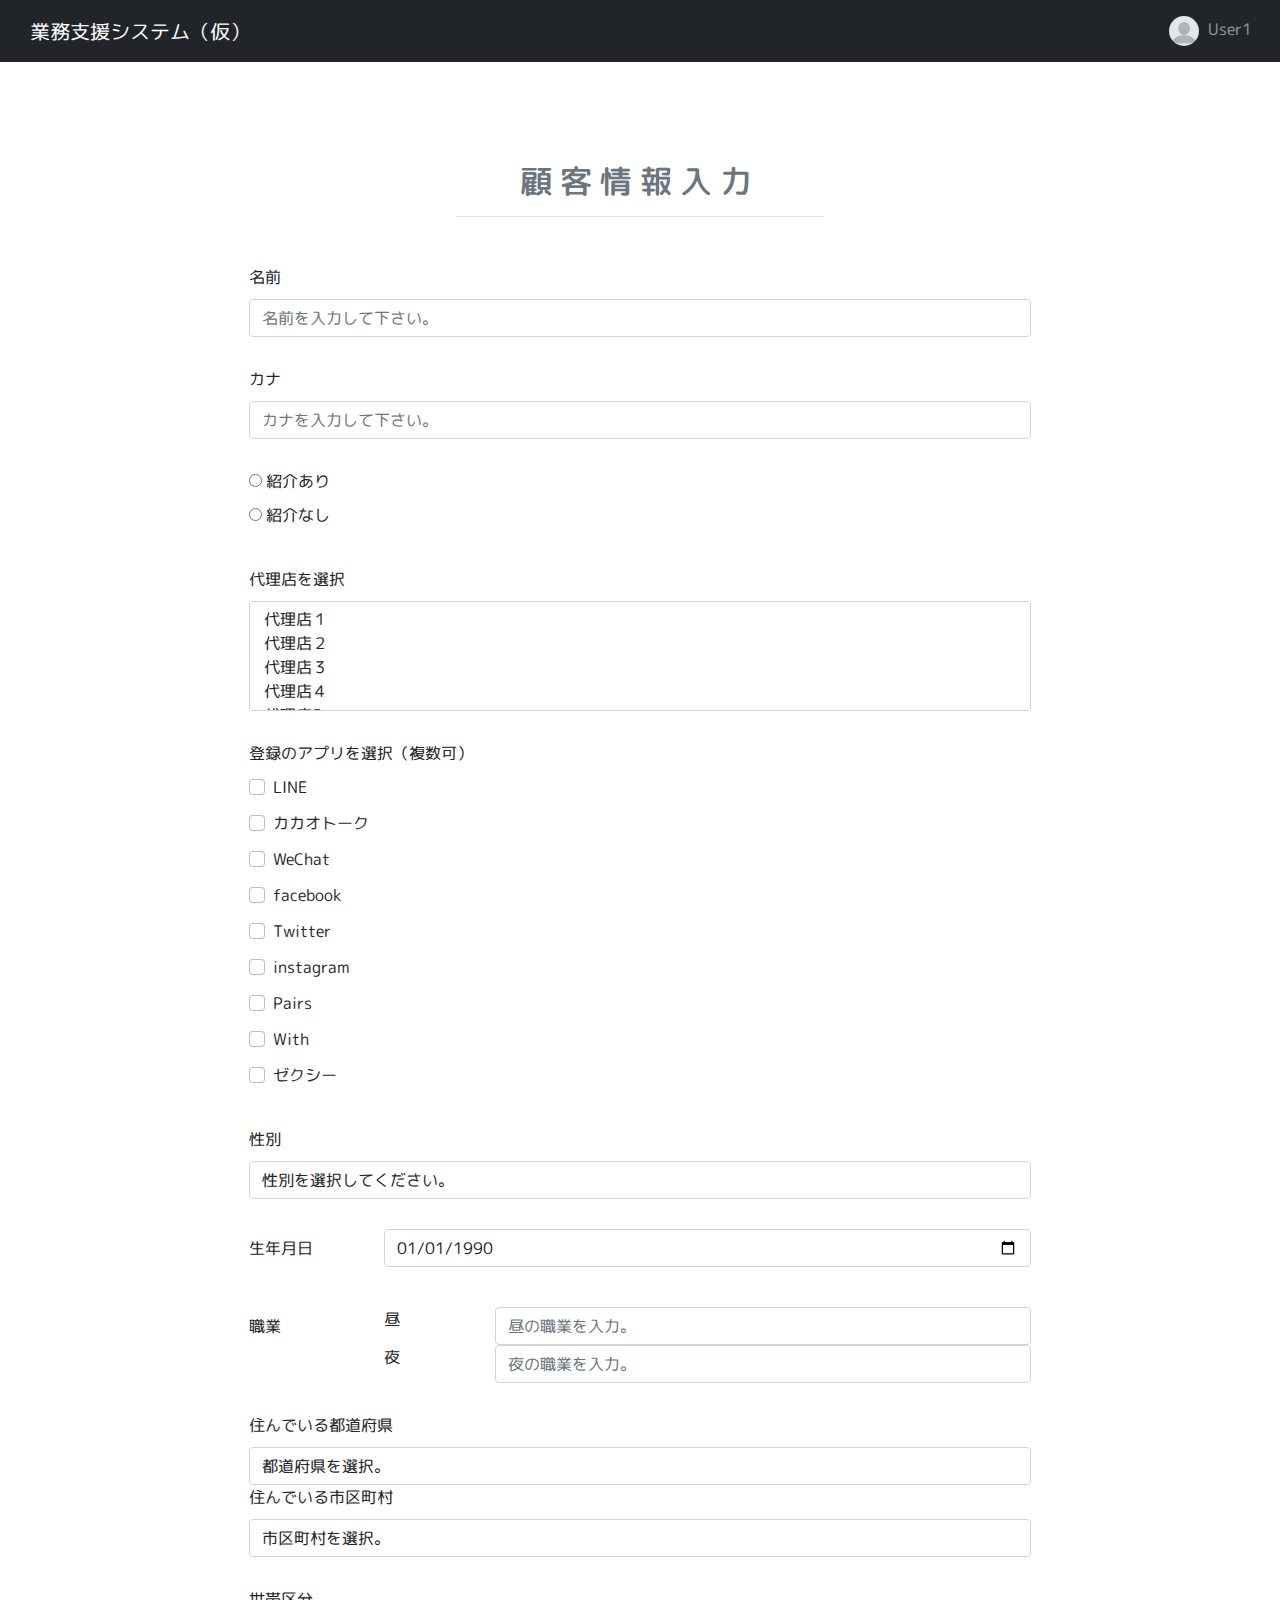
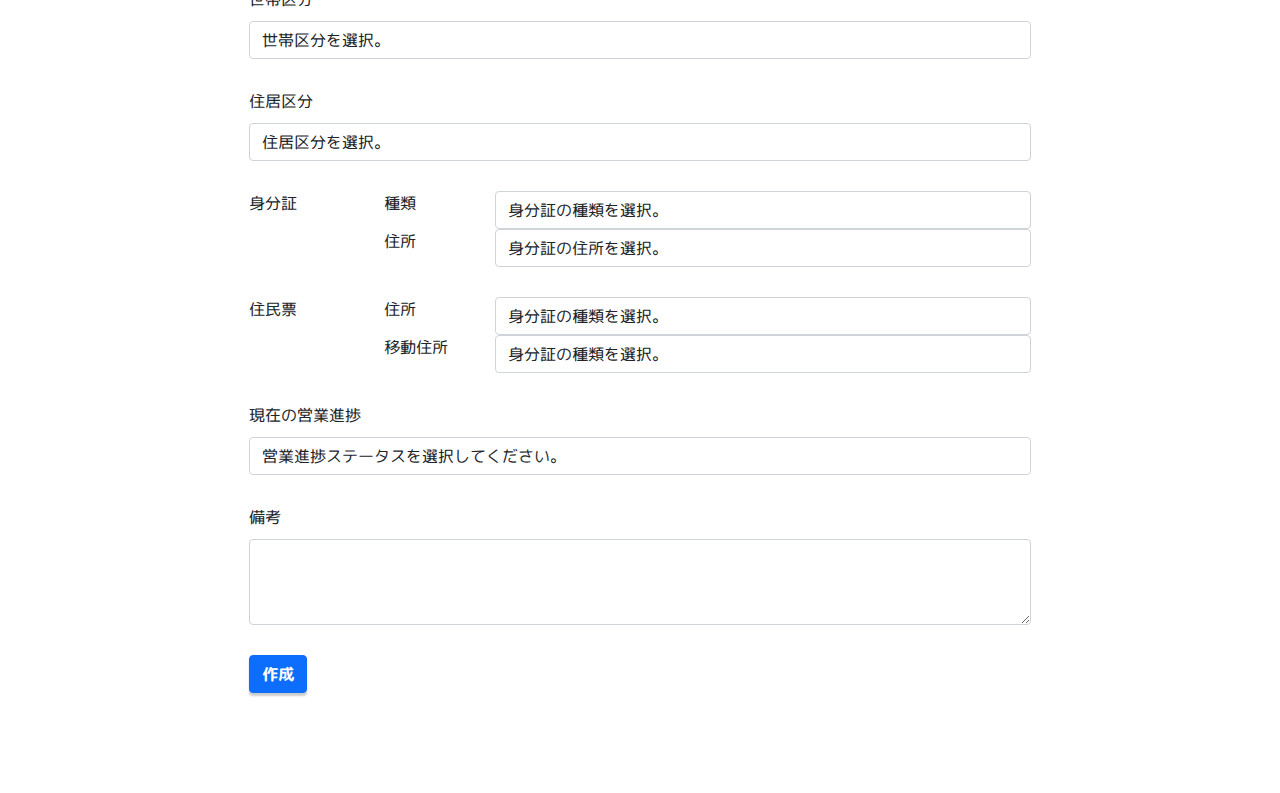
<file: input_client_info.html>
<!doctype html>
<html lang="ja">
  <head>
    <meta charset="utf-8">
    <meta name="viewport" content="width=device-width, initial-scale=1">
    <title>顧客一覧 | 業務支援システム</title>
    <!-- css -->
      <link href="bootstrap_5.0.0/css/bootstrap.min.css" rel="stylesheet">
      <link href="css/main.css" rel="stylesheet">
      <link href="css/input_client_info.css" rel="stylesheet">
    <!-- google font -->
      <link rel="preconnect" href="https://fonts.gstatic.com">
      <!-- japanese -->
      <link href="https://fonts.googleapis.com/css2?family=M+PLUS+Rounded+1c:wght@300&display=swap" rel="stylesheet">
    <!-- jquery -->
      <script type="text/javascript" src="scripts/jquery.js"></script>
      <script type="text/javascript" src="scripts/tablesorter/jquery.tablesorter.js"></script>
  </head>
  <body>
    <header>
      <nav class="navbar navbar-expand-lg navbar-dark bg-dark">
        <a class="service-title navbar-brand font-weight-bold" href="index.html" id="test">業務支援システム（仮）</a>
        <div class="collapse navbar-collapse" id="navbarSupportedContent">
          <ul class="navbar-nav">
            <li class="login-user nav-item">
              <a class="nav-link" href="#">
                <img class="rounded-circle" src="img/default_icon.png" alt="ユーザーアイコン">
                <span>User1</span>
              </a>
            </li>
          </ul>
        </div>
      </nav>
    </header>
    <div class="contents">
      <div class="container">
        <h2 class="form-title text-center border-bottom text-secondary pb-3 mb-5 mx-auto">顧客情報入力</h2>
        <form class="form-job mx-auto" action="client_info.html">
          <div class="form-group">
            <label for="exampleInputEmail1">名前</label>
            <input type="email" class="form-control" id="exampleInputEmail1" aria-describedby="emailHelp" placeholder="名前を入力して下さい。">
          </div>
          <div class="form-group">
            <label for="exampleInputEmail1">カナ</label>
            <input type="email" class="form-control" id="exampleInputEmail1" aria-describedby="emailHelp" placeholder="カナを入力して下さい。">
          </div>
          <div class="form-group">
            <div class="custom-control custom-radio custom-control-inline">
              <input type="radio" id="customRadioInline1" name="customRadioInline1" class="custom-control-input">
              <label class="custom-control-label" for="customRadioInline1">紹介あり</label>
            </div>
            <div class="custom-control custom-radio custom-control-inline">
              <input type="radio" id="customRadioInline2" name="customRadioInline1" class="custom-control-input">
              <label class="custom-control-label" for="customRadioInline2">紹介なし</label>
            </div>
          </div>
          <div class="client form-group">
            <label for="exampleFormControlSelect2">代理店を選択</label>
            <select multiple class="form-control" id="exampleFormControlSelect2">
              <option>代理店１</option>
              <option>代理店２</option>
              <option>代理店３</option>
              <option>代理店４</option>
              <option>代理店5</option>
            </select>
          </div>
          <div class="genre form-group">
            <label for="exampleFormControlTextarea1">登録のアプリを選択（複数可）</label>
            <div class="form-check">
              <input class="form-check-input" type="checkbox" value="">
              <label class="form-check-label" for="flexCheckDefault">
                LINE
              </label>
            </div>
            <div class="form-check">
              <input class="form-check-input" type="checkbox" value="">
              <label class="form-check-label" for="flexCheckDefault">
                カカオトーク
              </label>
            </div>
            <div class="form-check">
              <input class="form-check-input" type="checkbox" value="">
              <label class="form-check-label" for="flexCheckDefault">
                WeChat
              </label>
            </div>
            <div class="form-check">
              <input class="form-check-input" type="checkbox" value="">
              <label class="form-check-label" for="flexCheckDefault">
                facebook
              </label>
            </div>
            <div class="form-check">
              <input class="form-check-input" type="checkbox" value="">
              <label class="form-check-label" for="flexCheckDefault">
                Twitter
              </label>
            </div>
            <div class="form-check">
              <input class="form-check-input" type="checkbox" value="">
              <label class="form-check-label" for="flexCheckDefault">
                instagram
              </label>
            </div>
            <div class="form-check">
              <input class="form-check-input" type="checkbox" value="">
              <label class="form-check-label" for="flexCheckDefault">
                Pairs
              </label>
            </div>
            <div class="form-check">
              <input class="form-check-input" type="checkbox" value="">
              <label class="form-check-label" for="flexCheckDefault">
                With
              </label>
            </div>
            <div class="form-check">
              <input class="form-check-input" type="checkbox" value="">
              <label class="form-check-label" for="flexCheckDefault">
                ゼクシー
              </label>
            </div>
          </div>
          <div class="form-group">
            <label for="exampleFormControlTextarea1">性別</label>
            <select class="form-control">
              <option value="0">性別を選択してください。</option>
              <option>男性</option>
              <option value="">女性</option>
            </select>
          </div>
          <div class="form-group row">
            <label for="example-date-input" class="col-2 col-form-label">生年月日</label>
            <div class="col-10">
              <input class="form-control" type="date" value="1990-01-01" id="example-date-input">
            </div>
          </div>
          <div class="form-group row career">
            <label for="" class="col-sm-2 col-form-label">職業</label>
            <div class="col-sm-10">
              <div class="row day input-mb">
                <div class="col-2">
                  昼
                </div>
                <div class="col-10">
                  <input type="text" class="form-control" placeholder="昼の職業を入力。">
                </div>
              </div>
              <div class="row night">
                <div class="col-2">
                  夜
                </div>
                <div class="col-10">
                  <input type="text" class="form-control" placeholder="夜の職業を入力。">
                </div>
              </div>
            </div>
          </div>
          <div class="form-group adress">
            <div class="prefecture input-mb">
              <label for="exampleFormControlTextarea1">住んでいる都道府県</label>
              <select class="form-control">
                <option value="0">都道府県を選択。</option>
                <option value="1">北海道</option>
                <option value="2">青森県</option>
                <option value="3">岩手県</option>
                <option value="4">宮城県</option>
                <option value="5">秋田県</option>
                <option value="">...</option>
                <option value="45">福岡県</option>
                <option value="46">鹿児島県</option>
                <option value="47">沖縄県</option>
              </select>
            </div>
            <div class="city">
              <label for="exampleFormControlTextarea1">住んでいる市区町村</label>
              <select class="form-control" id="city" name="city">
                <option value="" selected="selected">市区町村を選択。</option>
                <option value="">福岡市</option>
                <option value="">...</option>
              </select>
            </div>
          </div>
          <div class="form-group">
            <label for="exampleFormControlTextarea1">世帯区分</label>
              <select class="form-control">
                <option value="0">世帯区分を選択。</option>
                <option value="1">単身</option>
                <option value="2">複数</option>
              </select>
          </div>
          <div class="form-group">
            <label for="exampleFormControlTextarea1">住居区分</label>
            <select class="form-control">
              <option value="0">住居区分を選択。</option>
              <option value="1">一人暮らし</option>
              <option value="2">実家</option>
              <option value="2">同居（家族）</option>
              <option value="2">同居（他人）</option>
            </select>
          </div>
          <div class="form-group row identification-card">
            <div class="col-2">身分証</div>
            <div class="col-10">
              <div class="row input-mb">
                <label class="col-2" for="exampleFormControlTextarea1">種類</label>
                <div class="col-10">
                  <select class="form-control">
                    <option value="0">身分証の種類を選択。</option>
                    <option value="1">運転免許証</option>
                    <option value="2">保険証</option>
                  </select>
                </div>
              </div>
              <div class="row">
                <label class="col-2" for="exampleFormControlTextarea1">住所</label>
                <div class="col-10">
                  <select class="form-control">
                    <option value="0">身分証の住所を選択。</option>
                    <option value="1">現住所</option>
                    <option value="2">前住所</option>
                  </select>
                </div>
              </div>
            </div>
          </div>
          <div class="form-group row identification-card">
            <div class="col-2">住民票</div>
            <div class="col-10">
              <div class="row input-mb">
                <label class="col-2" for="exampleFormControlTextarea1">住所</label>
                <div class="col-10">
                  <select class="form-control">
                    <option value="0">身分証の種類を選択。</option>
                    <option value="1">現住所</option>
                    <option value="2">前住所</option>
                    <option value="3">実家</option>
                  </select>
                </div>
              </div>
              <div class="row">
                <label class="col-2" for="exampleFormControlTextarea1">移動住所</label>
                <div class="col-10">
                  <select class="form-control">
                    <option value="0">身分証の種類を選択。</option>
                    <option value="1">現住所</option>
                    <option value="2">前住所</option>
                    <option value="3">実家</option>
                  </select>
                </div>
              </div>
            </div>
          </div>
          <div class="form-group">
            <label for="exampleFormControlTextarea1">現在の営業進捗</label>
            <select class="form-control">
              <option value="0">営業進捗ステータスを選択してください。</option>
              <option>リード</option>
              <option value="">リード</option>
              <option value="">アポ</option>
              <option value="">アプローチ</option>
              <option value="">クロージング</option>
              <option value="">コンバージョン</option>
            </select>
          </div>
          <div class="detail form-group">
            <label for="exampleFormControlTextarea1">備考</label>
            <textarea class="form-control" id="exampleFormControlTextarea1" rows="3"></textarea>
          </div>
          <div class="btn-wrapper">
            <button type="submit" class="btn btn-primary">作成</button>
          </div>
        </form>
      </div>
    </div>
    <script src="bootstrap_5.0.0/js/bootstrap.min.js"></script>
  </body>
</html>
</file>
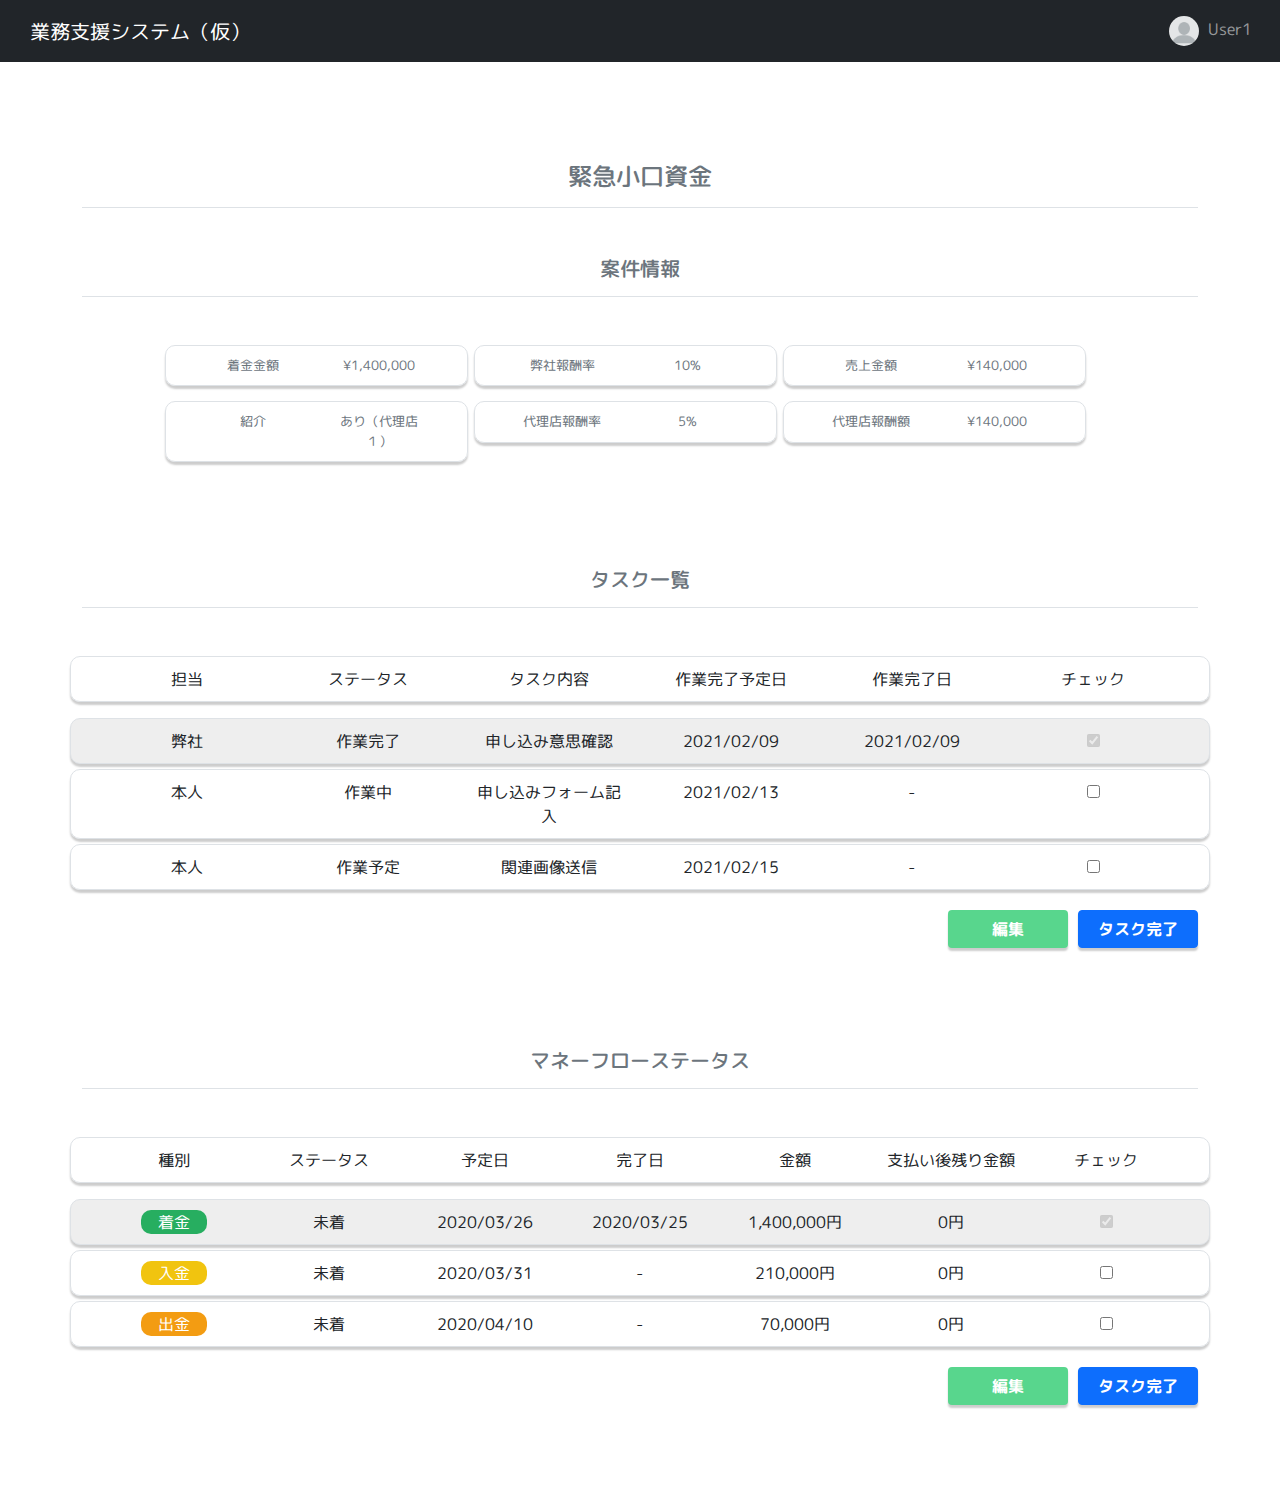
<file: job_info.html>
<!doctype html>
<html lang="ja">
  <head>
    <meta charset="utf-8">
    <meta name="viewport" content="width=device-width, initial-scale=1">
    <title>業務支援システム | </title>
    <!-- css -->
      <link href="bootstrap_5.0.0/css/bootstrap.min.css" rel="stylesheet">
      <link href="css/main.css" rel="stylesheet">
      <link href="css/job_info.css" rel="stylesheet">
    <!-- google font -->
      <link rel="preconnect" href="https://fonts.gstatic.com">
      <link href="https://fonts.googleapis.com/css2?family=M+PLUS+Rounded+1c:wght@300&display=swap" rel="stylesheet">
    <!-- jquery -->
      <script type="text/javascript" src="scripts/jquery.js"></script>
      <script type="text/javascript" src="scripts/tablesorter/jquery.tablesorter.js"></script>
  </head>
  <body>
    <header>
      <nav class="navbar navbar-expand-lg navbar-dark bg-dark">
        <a class="service-title navbar-brand font-weight-bold" href="index.html">業務支援システム（仮）</a>
        <div class="collapse navbar-collapse" id="navbarSupportedContent">
          <ul class="navbar-nav">
            <li class="login-user nav-item">
              <a class="nav-link" href="#">
                <img class="rounded-circle" src="img/default_icon.png" alt="ユーザーアイコン">
                <span>User1</span>
              </a>
            </li>
          </ul>
        </div>
      </nav>
    </header>
    <div class="contents">
      <div class="container">
        <div class="title-wrapper">
          <h4 class="title border-bottom text-secondary pb-3 mb-5 text-center">緊急小口資金</h4>
        </div>
        <div class="wrapper info-wrapper">
          <h5 class="title border-bottom text-secondary pb-3 mb-5 text-center">案件情報</h5>
          <div class="info-part income-part">
            <div class="sales-money board-table">
              <div class="board-row row">
                <div class="text-secondary col label">着金金額</div>
                <div class="text-secondary col">¥1,400,000</div>
              </div>
            </div>
            <div class="sales-money board-table">
              <div class="board-row row">
                <div class="text-secondary col label">弊社報酬率</div>
                <div class="text-secondary col">10%</div>
              </div>
            </div>
            <div class="sales-money board-table">
              <div class="board-row row">
                <div class="text-secondary col label">売上金額</div>
                <div class="text-secondary col">¥140,000</div>
              </div>
            </div>
          </div>
          <div class="info-part agent-part">
            <div class="agent board-table">
              <div class="board-row row">
                <div class="text-secondary col label">紹介</div>
                <div class="text-secondary col">あり（代理店１）</div>
              </div>
            </div>
            <div class="agent-fee board-table">
              <div class="board-row row">
                <div class="text-secondary col label">代理店報酬率</div>
                <div class="text-secondary col">5%</div>
              </div>
            </div>
            <div class="client-income board-table">
              <div class="board-row row">
                <div class="text-secondary col label">代理店報酬額</div>
                <div class="text-secondary col">¥140,000</div>
              </div>
            </div>
          </div>
        </div>
        <div class="wrapper tasks-wrapper">
          <h5 class="title border-bottom text-secondary pb-3 mb-5 text-center">タスク一覧</h5>
          <form action="#">
            <div class="board-table">
              <div class="board-header-row row">
                <div class="col">担当</div>
                <div class="col">ステータス</div>
                <div class="col">タスク内容</div>
                <div class="col">作業完了予定日</div>
                <div class="col">作業完了日</div>
                <div class="col">チェック</div>
              </div>
              <div class="board-row row done">
                <div class="col">弊社</div>
                <div class="col">作業完了</div>
                <div class="col">申し込み意思確認</div>
                <div class="col">2021/02/09</div>
                <div class="col">2021/02/09</div>
                <div class="col"><input type="checkbox" checked disabled="disabled"></div>
              </div>
              <div class="board-row row">
                <div class="col">本人</div>
                <div class="col">作業中</div>
                <div class="col">申し込みフォーム記入</div>
                <div class="col">2021/02/13</div>
                <div class="col">-</div>
                <div class="col"><input type="checkbox"></div>
              </div>
              <div class="board-row row">
                <div class="col">本人</div>
                <div class="col">作業予定</div>
                <div class="col">関連画像送信</div>
                <div class="col">2021/02/15</div>
                <div class="col">-</div>
                <div class="col"><input type="checkbox"></div>
              </div>
            </div>
            <div class="btn-wrapper">
              <a class="btn edit-btn" href="#">編集</a>
              <button type="submit" class="btn btn-primary">タスク完了</button>
            </div>
          </form>
        </div>
        <div class="wrapper money-schedule-wrapper">
          <h5 class="title border-bottom text-secondary pb-3 mb-5 text-center">マネーフローステータス</h5>
          <div class="board-table">
            <form action="#">
              <div class="row board-header-row">
                <div class="col">種別</div>
                <div class="col">ステータス</div>
                <div class="col">予定日</div>
                <div class="col">完了日</div>
                <div class="col">金額</div>
                <div class="col">支払い後残り金額</div>
                <div class="col">チェック</div>
              </div>
              <div class="row board-row done">
                <div class="col client-income">
                  <div class="type-wrapper">
                    着金
                  </div>
                </div>
                <div class="col">未着</div>
                <div class="col">2020/03/26</div>
                <div class="col">2020/03/25</div>
                <div class="col">1,400,000円</div>
                <div class="col">0円</div>
                <div class="col"><input type="checkbox" checked disabled="disabled"></div>
              </div>
              <div class="row board-row">
                <div class="col income">
                  <div class="type-wrapper">
                    入金
                  </div>
                </div>
                <div class="col">未着</div>
                <div class="col">2020/03/31</div>
                <div class="col">-</div>
                <div class="col"> 210,000円</div>
                <div class="col">0円</div>
                <div class="col"><input type="checkbox"></div>
              </div>
              <div class="row board-row">
                <div class="col outcome">
                  <div class="type-wrapper">
                    出金
                  </div>
                </div>
                <div class="col">未着</div>
                <div class="col">2020/04/10</div>
                <div class="col">-</div>
                <div class="col">70,000円</div>
                <div class="col">0円</div>
                <div class="col"><input type="checkbox"></div>
              </div>
              <div class="btn-wrapper">
                <a class="btn edit-btn" href="#">編集</a>
                <button type="submit" class="btn btn-primary">タスク完了</button>
              </div>
            </form>
          </div>
        </div>
      </div>
    </div>
    <script src="bootstrap_5.0.0/js/bootstrap.min.js"></script>
  </body>
</html>
</file>
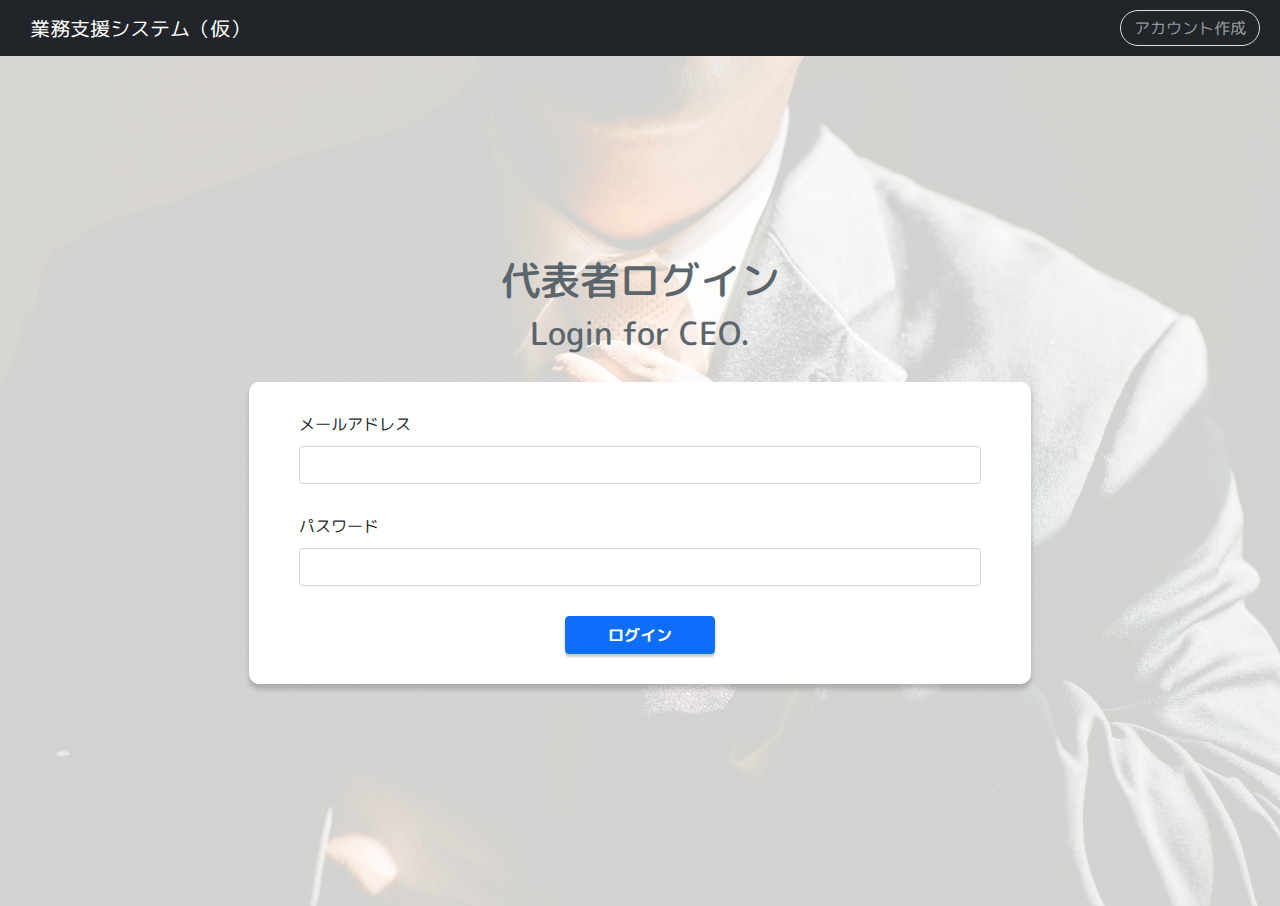
<file: login.html>
<!doctype html>
<html lang="ja">
  <head>
    <meta charset="utf-8">
    <meta name="viewport" content="width=device-width, initial-scale=1">
    <title>業務支援システム | ログイン</title>
    <!-- css -->
      <link href="bootstrap_5.0.0/css/bootstrap.min.css" rel="stylesheet">
      <link href="css/main.css" rel="stylesheet">
      <link href="css/login.css" rel="stylesheet">
    <!-- google font -->
      <link rel="preconnect" href="https://fonts.gstatic.com">
      <link href="https://fonts.googleapis.com/css2?family=M+PLUS+Rounded+1c:wght@300&display=swap" rel="stylesheet">
    <!-- jquery -->
      <script type="text/javascript" src="scripts/jquery.js"></script>
      <script type="text/javascript" src="scripts/tablesorter/jquery.tablesorter.js"></script>
  </head>
  <body>
    <header>
      <nav class="navbar navbar-expand-lg navbar-dark bg-dark">
        <a class="service-title navbar-brand font-weight-bold" href="index.html">業務支援システム（仮） </a>
        <div class="collapse navbar-collapse" id="navbarSupportedContent">
          <ul class="navbar-nav">
            <li class="login-user nav-item">
              <a class="nav-link btn rounded-pill border" href="create_account.html">
                アカウント作成
              </a>
            </li>
          </ul>
        </div>
      </nav>
    </header>
    <div class="contents">
      <div class="content">
        <div class="container">
          <div class="title-wrapper">
            <h1 class="text-center">代表者ログイン</h1>
            <h2 class="text-center">Login for CEO.</h2>
          </div>
          <form action="index.html">
            <div class="form-group">
              <label for="exampleInputEmail1">メールアドレス</label>
              <input type="email" class="form-control" id="exampleInputEmail1" aria-describedby="emailHelp">
            </div>
            <div class="form-group">
              <label for="exampleInputPassword1">パスワード</label>
              <input type="password" class="form-control" id="exampleInputPassword1">
            </div>
            <div class="btn-wrapper">
              <button type="submit" class="btn btn-primary">ログイン</button>
            </div>
          </form>
        </div>
      </div>
    </div>
    <script src="bootstrap_5.0.0/js/bootstrap.min.js"></script>
  </body>
</html>
</file>
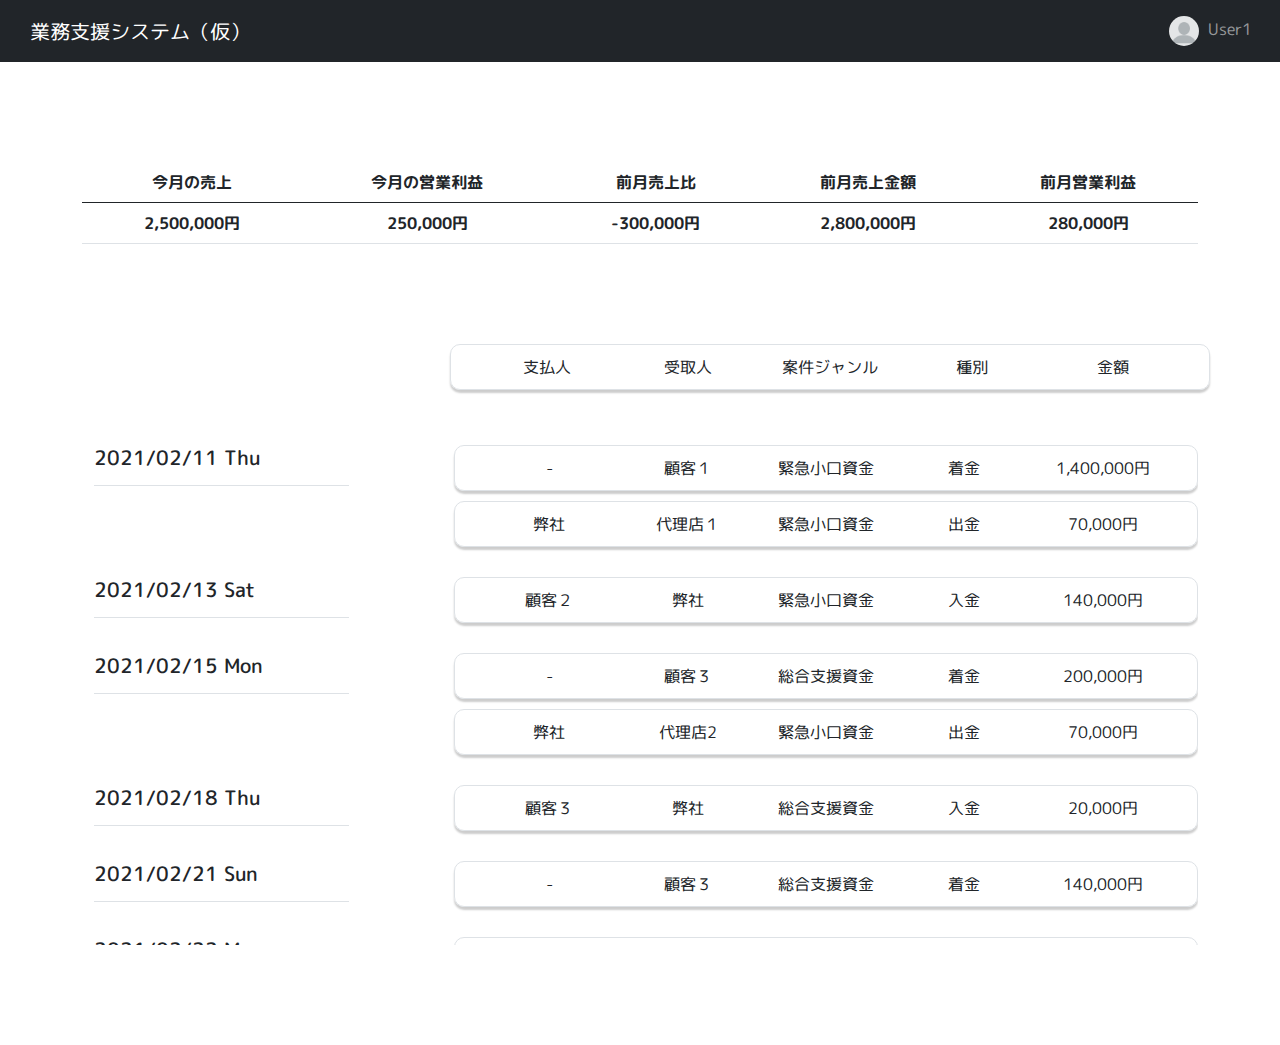
<file: money_schedule.html>
<!doctype html>
<html lang="ja">
  <head>
    <meta charset="utf-8">
    <meta name="viewport" content="width=device-width, initial-scale=1">
    <title>業務支援システム | </title>
    <!-- css -->
      <link href="bootstrap_5.0.0/css/bootstrap.min.css" rel="stylesheet">
      <link href="css/main.css" rel="stylesheet">
      <link href="css/money_schedule.css" rel="stylesheet">
    <!-- google font -->
      <link rel="preconnect" href="https://fonts.gstatic.com">
      <link href="https://fonts.googleapis.com/css2?family=M+PLUS+Rounded+1c:wght@300&display=swap" rel="stylesheet">
    <!-- jquery -->
      <script type="text/javascript" src="scripts/jquery.js"></script>
      <script type="text/javascript" src="scripts/tablesorter/jquery.tablesorter.js"></script>
  </head>
  <body>
    <header>
      <nav class="navbar navbar-expand-lg navbar-dark bg-dark">
        <a class="service-title navbar-brand font-weight-bold" href="index.html">業務支援システム（仮）</a>
        <div class="collapse navbar-collapse" id="navbarSupportedContent">
          <ul class="navbar-nav">
            <li class="login-user nav-item">
              <a class="nav-link" href="#">
                <img class="rounded-circle" src="img/default_icon.png" alt="ユーザーアイコン">
                <span>User1</span>
              </a>
            </li>
          </ul>
        </div>
      </nav>
    </header>
    <div class="contents">
      <div class="container">
        <div class="money-info-wrapper">
          <table class="table">
            <thead>
              <tr>
                <th scope="col">今月の売上</th>
                <th scope="col">今月の営業利益</th>
                <th scope="col">前月売上比</th>
                <th scope="col">前月売上金額</th>
                <th scope="col">前月営業利益</th>
              </tr>
            </thead>
            <tbody>
              <tr>
                <th scope="col">2,500,000円</th>
                <th scope="col">250,000円</th>
                <th scope="col">-300,000円</th>
                <th scope="col">2,800,000円</th>
                <th scope="col">280,000円</th>
              </tr>
            </tbody>
          </table>
        </div>
        <div class="schedules-wrapper">
          <div class="schedule-header row">
            <div class="col-4 date"></div>
            <div class="col-8 schedule board-table">
              <div class="row board-row">
                <div class="col">支払人</div>
                <div class="col">受取人</div>
                <div class="col">案件ジャンル</div>
                <div class="col">種別</div>
                <div class="col">金額</div>
              </div>
            </div>
          </div>
          <div class="schedule-content">
            <div class="schedule-wrapper row">
              <div class="col-3 date">
                <h5 class="pb-3 border-bottom">2021/02/11 Thu</h5>
              </div>
              <div class="col-1"></div>
              <div class="col-8 schedule board-table">
                <div class="row board-row client-income">
                  <div class="col">-</div>
                  <div class="col">顧客１</div>
                  <div class="col">緊急小口資金</div>
                  <div class="col">着金</div>
                  <div class="col">1,400,000円</div>
                </div>
                <div class="row board-row outcome">
                  <div class="col">弊社</div>
                  <div class="col">代理店１</div>
                  <div class="col">緊急小口資金</div>
                  <div class="col">出金</div>
                  <div class="col">70,000円</div>
                </div>
              </div>
            </div>
            <div class="schedule-wrapper row">
              <div class="col-3 date">
                <h5 class="pb-3 border-bottom">2021/02/13 Sat</h5>
              </div>
              <div class="col-1"></div>
              <div class="col-8 schedule board-table">
                <div class="row board-row income">
                  <div class="col">顧客２</div>
                  <div class="col">弊社</div>
                  <div class="col">緊急小口資金</div>
                  <div class="col">入金</div>
                  <div class="col">140,000円</div>
                </div>
              </div>
            </div>
            <div class="schedule-wrapper row">
              <div class="col-3 date">
                <h5 class="pb-3 border-bottom">2021/02/15 Mon</h5>
              </div>
              <div class="col-1"></div>
              <div class="col-8 schedule board-table">
                <div class="row board-row client-income">
                  <div class="col">-</div>
                  <div class="col">顧客３</div>
                  <div class="col">総合支援資金</div>
                  <div class="col">着金</div>
                  <div class="col">200,000円</div>
                </div>
                <div class="row board-row outcome">
                  <div class="col">弊社</div>
                  <div class="col">代理店2</div>
                  <div class="col">緊急小口資金</div>
                  <div class="col">出金</div>
                  <div class="col">70,000円</div>
                </div>
              </div>
            </div>
            <div class="schedule-wrapper row">
              <div class="col-3 date">
                <h5 class="pb-3 border-bottom">2021/02/18 Thu</h5>
              </div>
              <div class="col-1"></div>
              <div class="col-8 schedule board-table">
                <div class="row board-row income">
                  <div class="col">顧客３</div>
                  <div class="col">弊社</div>
                  <div class="col">総合支援資金</div>
                  <div class="col">入金</div>
                  <div class="col">20,000円</div>
                </div>
              </div>
            </div>
            <div class="schedule-wrapper row">
              <div class="col-3 date">
                <h5 class="pb-3 border-bottom">2021/02/21 Sun</h5>
              </div>
              <div class="col-1"></div>
              <div class="col-8 schedule board-table">
                <div class="row board-row client-income">
                  <div class="col">-</div>
                  <div class="col">顧客３</div>
                  <div class="col">総合支援資金</div>
                  <div class="col">着金</div>
                  <div class="col">140,000円</div>
                </div>
              </div>
            </div>
            <div class="schedule-wrapper row">
              <div class="col-3 date">
                <h5 class="pb-3 border-bottom">2021/02/22 Mon</h5>
              </div>
              <div class="col-1"></div>
              <div class="col-8 schedule board-table">
                <div class="row board-row client-income">
                  <div class="col">-</div>
                  <div class="col">顧客３</div>
                  <div class="col">総合支援資金</div>
                  <div class="col">着金</div>
                  <div class="col">140,000円</div>
                </div>
              </div>
            </div>
            <div class="schedule-wrapper row">
              <div class="col-3 date">
                <h5 class="pb-3 border-bottom">2021/02/23 Tue</h5>
              </div>
              <div class="col-1"></div>
              <div class="col-8 schedule board-table">
                <div class="row board-row client-income">
                  <div class="col">-</div>
                  <div class="col">顧客３</div>
                  <div class="col">総合支援資金</div>
                  <div class="col">着金</div>
                  <div class="col">140,000円</div>
                </div>
              </div>
            </div>
            <div class="schedule-wrapper row">
              <div class="col-3 date">
                <h5 class="pb-3 border-bottom">2021/02/25 Thu</h5>
              </div>
              <div class="col-1"></div>
              <div class="col-8 schedule board-table">
                <div class="row board-row client-income">
                  <div class="col">-</div>
                  <div class="col">顧客３</div>
                  <div class="col">総合支援資金</div>
                  <div class="col">着金</div>
                  <div class="col">140,000円</div>
                </div>
                <div class="row board-row outcome">
                  <div class="col">弊社</div>
                  <div class="col">代理店3</div>
                  <div class="col">緊急小口資金</div>
                  <div class="col">出金</div>
                  <div class="col">70,000円</div>
                </div>
              </div>
            </div>
          </div>
        </div>
      </div>
    </div>
    <script src="bootstrap_5.0.0/js/bootstrap.min.js"></script>
  </body>
</html>
</file>
<file: css/main.css>
body {
  font-family: 'M PLUS Rounded 1c', sans-serif;
}

a {
  text-decoration: none;
  color: #6c757d;
}

table {
  text-align: center;
}

header .service-title {
  margin-left: 30px;
}

header .navbar .collapse .navbar-nav {
  margin-left: auto;
  padding-right: 20px;
}

header .navbar .collapse .navbar-nav .login-user a img {
  width: 30px;
  margin-right: 5px;
}

.more-rounded {
  border-radius: 10px;
}

.half-contents {
  display: flex;
}

.half-content {
  width: 50%;
}

.btn-wrapper .btn {
  box-shadow: 0 3px 2px 0 rgba(0, 0, 0, .2);
  font-weight: bold;
}

.btn-wrapper .btn:active {
  transform: translateY(3px);
  box-shadow: none;
}

.btn-wrapper .edit-btn {
  background-color: #58D68D;
  color: white;
}

.score {
  text-align: center;
}

.score img {
  width: 20px;
}

.header-row {
  border-bottom: 1px solid black;
  padding-bottom: 10px;
  margin-bottom: 10px;
}

.normal-row {
  margin-bottom: 10px;
}

.wrapper-title {
  display: flex;
  justify-content: center;
  align-items: center;
}

.wrapper-title h5 {
  width: 80%;
}

.wrapper-title .btn-wrapper {
  width: 50px;
  margin-left: auto;
  margin-bottom: .5rem;
}

.board-table .row {
  padding: 10px 25px;
  text-align: center;
  border-radius: 10px;
}

.board-table .done {
  background-color: #eee;
}

.board-table .board-header-row {
  margin-bottom: 1rem;
  box-shadow: 0 3px 2px 0 rgba(0, 0, 0, .2);
  border: 1px solid #dee2e6;
}

.board-table .board-row {
  margin-bottom: 5px;
  box-shadow: 0 3px 2px 0 rgba(0, 0, 0, .2);
  border: 1px solid #dee2e6;
}

.index-container {
  padding: 100px 0;
}

.index-container .index-title {
  margin-bottom: 40px;
}

.index-container .index-sort-wrapper {
  width: 100%;
  padding: 100px 100px;
  border: 1px solid #E5E8E8;
  border-radius: 10px;
  margin-bottom: 100px;
}

.index-container .index-sort-wrapper h4 {
  margin-bottom: 40px;
  color: #6c757d;
}

.modal .modal-dialog .modal-header button {
  border: none;
  background-color: transparent;
}
</file>
<file: css/index.css>
.page-wrapper {
  width: 100%;
  padding: 100px 10px 0 10px;
}

.page-wrapper .btn-wrapper {
  width: 70%;
  margin: 0 auto;
  text-align: center;
}

.page-wrapper .btn-wrapper .btn {
  margin: 40px;
  padding: 20px 40px;
  color: white;
}

.new-page-wrapper .btn-wrapper .client-new {
  background-color: #F39C12;
}

.new-page-wrapper .btn-wrapper .job-genre {
  background-color: #1ABC9C;
}

.new-page-wrapper .btn-wrapper .task {
  background-color: #2471A3;
}

.index-page-wrapper {
  margin-bottom: 150px;
}

.index-page-wrapper .btn-wrapper .client {
  background-color: #F1C40F;
}

.index-page-wrapper .btn-wrapper .appointment {
  background-color: #E74C3C;
}

.index-page-wrapper .btn-wrapper .agent {
  background-color: #3498DB;
}

.index-page-wrapper .btn-wrapper .money-schedule {
  background-color: #BDC3C7;
}

/* .index-page-wrapper .btn-wrapper .outcome {
  background-color: #5D6D7E;
}

.index-page-wrapper .btn-wrapper .client-income {
  background-color: #1E8449;
} */

.nav {
  margin: 70px auto 30px auto;
}

.tab-content {
  width: 100%;
}

table {
  width: 100%;
}

thead {
  width: 100%;
}

tbody {
  width: 100%;
}
</file>
<file: css/agent_index.css>
.index-container .index-sort-wrapper form {
  display: flex;
  margin: 0 auto;
  width: 70%;
}

.index-container .index-sort-wrapper form input {
  width: 80%;
}

.index-container .index-sort-wrapper form button {
  width: 15%;
  margin-left: auto;
}
</file>
<file: css/agent_info.css>
.content {
  padding: 80px 70px;
}

.content .container .personal-info-wrapper {
  display: flex;
  text-align: center;
}

.content .container .personal-info-wrapper .half-wrapper {
  width: 50%;
  padding: 30px;
}

.half-contents {
  display: flex;
}

.half-contents .left-content .container {
  padding: 0 50px 80px 0;
}

.half-contents .left-content .container .sales-info-wrapper .goal-wrapper {
  margin-bottom: 30px;
}

.half-contents .left-content .container .sales-info-wrapper .goal-wrapper .summary-table {
  margin-bottom: 30px;
  display: none;
}

.half-contents .left-content .container .sales-info-wrapper .goal-wrapper .board-table {
  display: none;
}

.half-contents .left-content .container .sales-info-wrapper .btn-wrapper .btn {
  width: 100%;
}

.half-contents .left-content .container .sales-info-wrapper .edit {
  width: 100px;
  margin-left: auto;
  margin-top: 20px;
  display: none;
}

.half-contents .left-content .container .sales-info-wrapper .new {
  text-align: center;
}

.half-contents .left-content .container .sales-info-wrapper .new .btn-wrapper {
  width: 100px;
  margin: 0 auto;
}

.half-contents .right-content .container {
  padding: 0 0 80px 50px;
}
</file>
<file: css/appointment_index.css>
.index-container .index-sort-wrapper form .input-wrapper {
  display: flex;
  margin: 0 auto 40px auto;
  width: 100%;
}

.index-container .index-sort-wrapper form .input-wrapper .status {
  width: 30%;
}

.index-container .index-sort-wrapper form .input-wrapper .date {
  width: 70%;
  display: flex;
  margin-left: auto;
}

.index-container .index-sort-wrapper form .input-wrapper .date .select-wrapper {
  width: 40%;
  display: flex;
}

.index-container .index-sort-wrapper form .input-wrapper .date .center-part-wrapper {
  width: 5%;
  display: flex;
  justify-content: center;
  align-items: center;
}

.index-container .index-sort-wrapper form .input-wrapper .date .start-select-wrapper {
  margin-left: auto;
}

.index-container .index-sort-wrapper form .btn-wrapper {
  width: 100px;
  margin-left: auto;
}

.index-container .index-sort-wrapper form .btn-wrapper .btn {
  width: 100%;
}
</file>
<file: css/client_detail.css>
.info-wrapper {
  margin: 0 20px 50px 20px;
}

.board-table {
  font-size: 14px;
}

.left-content {
  padding: 80px 50px 50px 70px;
}

.left-content .personal-info-wrapper .personal-info-top {
  display: flex;
  align-items: center;
}

.left-content .personal-info-wrapper .personal-info-top img {
  width: 150px;
  margin: 0 20px;
}

.left-content .personal-info-wrapper .personal-info-top .main-info-wrapper {
  width: 70%;
  text-align: center;
}

.left-content .personal-info-wrapper .personal-info-top .main-info-wrapper .name-wrapper {
  display: flex;
  justify-content: center;
  align-items: center;
}

.left-content .personal-info-wrapper .personal-info-top .main-info-wrapper .name-wrapper h5 {
  margin-right: 10px;
  margin-bottom: 1rem;
}

.left-content .personal-info-wrapper .personal-info-top .main-info-wrapper .name-wrapper h6 {
  margin-bottom: 1rem;
}

.left-content .personal-info-wrapper .personal-info-top .main-info-wrapper .name-wrapper p {
  margin-bottom: 0;
}

.left-content .career-wrapper .current-occp-wrapper {
  margin-bottom: 50px;
}

.left-content .career-wrapper .current-occp-wrapper .btn-wrapper {
  width: 19%;
  margin-left: auto;
  margin-bottom: 20px;
}

.left-content .career-wrapper .current-occp-wrapper .btn-wrapper .btn {
  width: 100%;
}

.left-content .career-wrapper .past-career-wrapper .btn-wrapper {
  display: flex;
  width: 40%;
  margin-left: auto;
  margin-bottom: 20px;
}

.left-content .career-wrapper .past-career-wrapper .btn-wrapper .btn {
  width: 50%;
  margin-left: 10px;
}

.right-content {
  padding: 80px 70px 50px 50px;
}

.right-content .info-wrapper .wrapper-title .btn-wrapper {
  width: 19%;
}

.right-content .info-wrapper .wrapper-title .btn-wrapper .btn {
  width: 100%;
}

.right-content .animals-wrapper .animal-wrapper {
  text-align: center;
}

.right-content .animals-wrapper .animal-wrapper img {
  width: 80%;
  margin-bottom: 10px;
}

.right-content .needs-wrapper .need-wrapper {
  margin-bottom: 1.5rem;
  margin-left: 30px;
}

.right-content .needs-wrapper .need-wrapper .needs-item .row {
  margin-bottom: 10px;
}

.right-content .goals-wrapper .goal-wrapper {
  text-align: center;
}

.right-content .appointments-wrapper .btn-wrapper {
  display: flex;
  width: 40%;
  margin-left: auto;
  margin-bottom: 20px;
}

.right-content .appointments-wrapper .btn-wrapper .btn {
  width: 50%;
  margin-left: 10px;
  font-weight: bold;
}

.contents .back {
  width: 200px;
  margin: 0 auto;
}

.contents .back .btn {
  width: 100%;
  background-color: #F1C40F;
  color: white;
  margin-bottom: 100px;
}
</file>
<file: css/client_index.css>
.index-container .create-wrapper {
  width: 100%;
  text-align: center;
  padding: 50px 100px;
  border: 1px solid #E5E8E8;
  border-radius: 10px;
  margin-bottom: 50px;
}

.index-container .create-wrapper h4 {
  color: #6c757d;
  margin-bottom: 40px;
}

.index-container .create-wrapper .btn-wrapper .btn {
  width: 150px;
  padding: 10px 30px;
  border-radius: 10px;
}

.index-container .index-sort-wrapper form {
  display: flex;
  margin: 0 auto;
  width: 70%;
}

.index-container .index-sort-wrapper form input {
  width: 80%;
}

.index-container .index-sort-wrapper form button {
  width: 15%;
  margin-left: auto;
}
</file>
<file: css/client_info.css>
.contents {
  display: flex;
}

.left-content {
  padding: 120px 50px 150px 70px;
}

.left-content .card-columns {
  column-count: 3;
}

.left-content .card {
  display: inline-block;
  width: 100%;
  margin: 5px;
}

.left-content .card .card-body {
  height: 200px;
  display: flex;
  justify-content: center; /* x軸 */
  align-items: center; /* y軸 */
}

.left-content .card .card-body button {
  border: none;
  width: 100%;
  height: 100%;
  outline: none;
}

.left-content .card .card-body .card-title {
  margin: auto 0;
}

.left-content .card .card-body .icon-wrapper .name {
  margin-bottom: 20px;
}

.left-content .card .card-body .icon-wrapper img {
  width: 30%;
  margin-bottom: 20px;
}

.right-content {
  padding: 120px 70px 150px 50px;
}

.right-content .btn-wrapper {
  width: 20%;
  margin-left: auto;
}

.right-content .btn-wrapper .btn {
  width: 100%;
}

.right-content .sales-status-wrapper {
  margin-bottom: 50px;
}

.right-content .sales-status-wrapper .container .row {
  margin-top: 10px;
  text-align: left;
  font-size: 15px;
  padding: 0;
}

.right-content .sales-status-wrapper .container .btn-wrapper {
  /* width: 20%; */
  margin-top: 20px;
  /* margin-left: auto; */
}

/* .right-content .sales-status-wrapper .container .btn-wrapper .btn {
  width: 100%;
} */

.right-content .jobs-wrapper {
  margin-bottom: 100px;
}

.right-content .jobs-wrapper .jobs {
  margin-top: 20px;
}

.right-content .jobs-wrapper .jobs .row {
  padding: 10px 25px;
}

.right-content .jobs-wrapper .jobs .row .col-8 {
  text-align: left;
}

.right-content .jobs-wrapper .jobs .row .col-4 {
  text-align: right;
}

.right-content .create-agent-wrapper .btn-wrapper {
  width: 40%;
  margin: 50px auto;
}

.right-content .create-agent-wrapper .btn-wrapper .btn {
  width: 100%;
}
</file>
<file: css/create_account.css>
header .navbar .navbar-collapse .navbar-nav .nav-item .btn {
  padding: 5px 13px;
}

.contents {
  background-image: url("../img/login/running.jpg");
  background-position: center center;
  background-repeat: no-repeat;
  background-size: cover;
  height: 850px;
}

.contents .content {
  width: 100%;
  height: 100%;
  background-color:rgba(255,255,255,0.8);
}

.contents .content .container {
  padding-top: 200px;
}

.contents .content .container .title-wrapper {
  color: #5b656c;
  /* color: white; */
}

.contents .content .container .title-wrapper h1 {
  margin-bottom: 10px;
}

.contents .content .container .title-wrapper h2 {
  margin-bottom: 30px;
}

.contents .content .container form {
  background-color: white;
  border-radius: 10px;
  width: 70%;
  margin: 0 auto;
  padding: 30px 50px;
  box-shadow: 0px 5px 5px 0px rgba(0, 0, 0, .2);
}

.contents .content .container form .form-group {
  margin-bottom: 30px;
}

.contents .content .container form .form-group label {
  margin-bottom: 10px;
}

.contents .content .container form .btn-wrapper {
  width: 150px;
  margin: 0 auto;
}

.contents .content .container form .btn-wrapper .btn {
  width: 100%;
}
</file>
<file: css/input_animal.css>
.container {
  padding-bottom: 100px;
}

.form-title {
  width: 33%;
  margin-top: 100px;
  margin-bottom: 100px;
  /* margin: 100px auto 50px auto; */
  letter-spacing: 8px;
}

.nav-tabs {
  width: 70%;
  margin: 0 auto;
}

form {
  margin-top: 60px;
}

form {
  width: 70%;
}

form .form-group label {
  margin-bottom: 10px;
}

.form-group {
  margin-bottom: 100px;
}

.animal .selection .row {
  margin-bottom: 50px;
}

form .btn-wrapper {
  margin: 0 auto;
  width: 200px;
}

form .btn-wrapper .btn {
  width: 100%;
}
</file>
<file: css/input_client_info.css>
.container {
  padding-bottom: 100px;
}

.form-title {
  width: 33%;
  margin-top: 100px;
  /* margin: 100px auto 50px auto; */
  letter-spacing: 8px;
}

.nav-tabs {
  width: 70%;
  margin: 0 auto;
}

.tab-content {
  margin-top: 60px;
}

.form-job {
  width: 70%;
}

.form-job .form-group label {
  margin-bottom: 10px;
}

.form-group {
  margin-bottom: 30px;
}

.form-job .btn-box {
  margin-left: auto;
  width: 100px;
}

.form-job .btn-box .btn {
  width: 100%;
}
</file>
<file: css/job_info.css>
.container {
  padding-top: 100px;
}

.container .wrapper {
  margin-bottom: 100px;
}

.container .info-wrapper {
  width: 100%;
  font-size: 13px;
}

.container .info-wrapper .info-part {
  display: flex;
  justify-content: center;
  width: 100%;
  margin-bottom: 10px;
}

.container .info-wrapper .board-table {
  width: 25%;
  margin-right: 30px;
}

.container .tasks-wrapper form .btn-wrapper {
  width: 260px;
  margin-top: 20px;
  margin-left: auto;
  display: flex;
}

.container .tasks-wrapper form .btn-wrapper .btn {
  width: 50%;
  margin-left: 10px;
}

.container .money-schedule-wrapper .type-wrapper {
  width: 50%;
  margin: 0 auto;
  border-radius: 10px;
  color: white;
}

.container .money-schedule-wrapper .client-income .type-wrapper {
  background-color: #27AE60;
}

.container .money-schedule-wrapper .income .type-wrapper {
  background-color: #F1C40F;
}

.container .money-schedule-wrapper .outcome .type-wrapper {
  background-color: #F39C12;
}

.container .money-schedule-wrapper .board-table form .btn-wrapper {
  width: 260px;
  margin-top: 20px;
  margin-left: auto;
  display: flex;
}

.container .money-schedule-wrapper .board-table form .btn-wrapper .btn {
  width: 50%;
  margin-left: 10px;
}
</file>
<file: css/login.css>
header .navbar .navbar-collapse .navbar-nav .nav-item .btn {
  padding: 5px 13px;
}

.contents {
  background-image: url("../img/login/business_suits.jpg");
  background-position: center center;
  background-repeat: no-repeat;
  background-size: cover;
  height: 850px;
}

.contents .content {
  width: 100%;
  height: 100%;
  background-color:rgba(255,255,255,0.8);
}

.contents .content .container {
  padding-top: 200px;
}

.contents .content .container .title-wrapper {
  color: #5b656c;
}

.contents .content .container .title-wrapper h1 {
  margin-bottom: 10px;
}

.contents .content .container .title-wrapper h2 {
  margin-bottom: 30px;
}

.contents .content .container form {
  background-color: white;
  border-radius: 10px;
  width: 70%;
  margin: 0 auto;
  padding: 30px 50px;
  box-shadow: 0px 5px 5px 0px rgba(0, 0, 0, .2);
}

.contents .content .container form .form-group {
  margin-bottom: 30px;
}

.contents .content .container form .form-group label {
  margin-bottom: 10px;
}

.contents .content .container form .btn-wrapper {
  width: 150px;
  margin: 0 auto;
}

.contents .content .container form .btn-wrapper .btn {
  width: 100%;
}
</file>
<file: css/money_schedule.css>
.container {
  padding-top: 100px;
  padding-bottom: 100px;
}

.container .money-info-wrapper {
  margin-bottom: 100px;
}

/* .container .schedules-wrapper {
  border-radius: 10px;
  background-color: #eee;
  padding: 30px;
} */

.container .schedules-wrapper .schedule-header {
  margin-bottom: 50px;
}

.container .schedules-wrapper .schedule-content {
  overflow: auto;
  width: 100%;
  height: 500px;
}

.container .schedules-wrapper .schedule-content .schedule-wrapper {
  width: 100%;
  margin: 0 auto 20px auto;
}

.container .schedules-wrapper .schedule-content .schedule-wrapper .schedule .row {
  margin-bottom: 10px;
}
</file>
